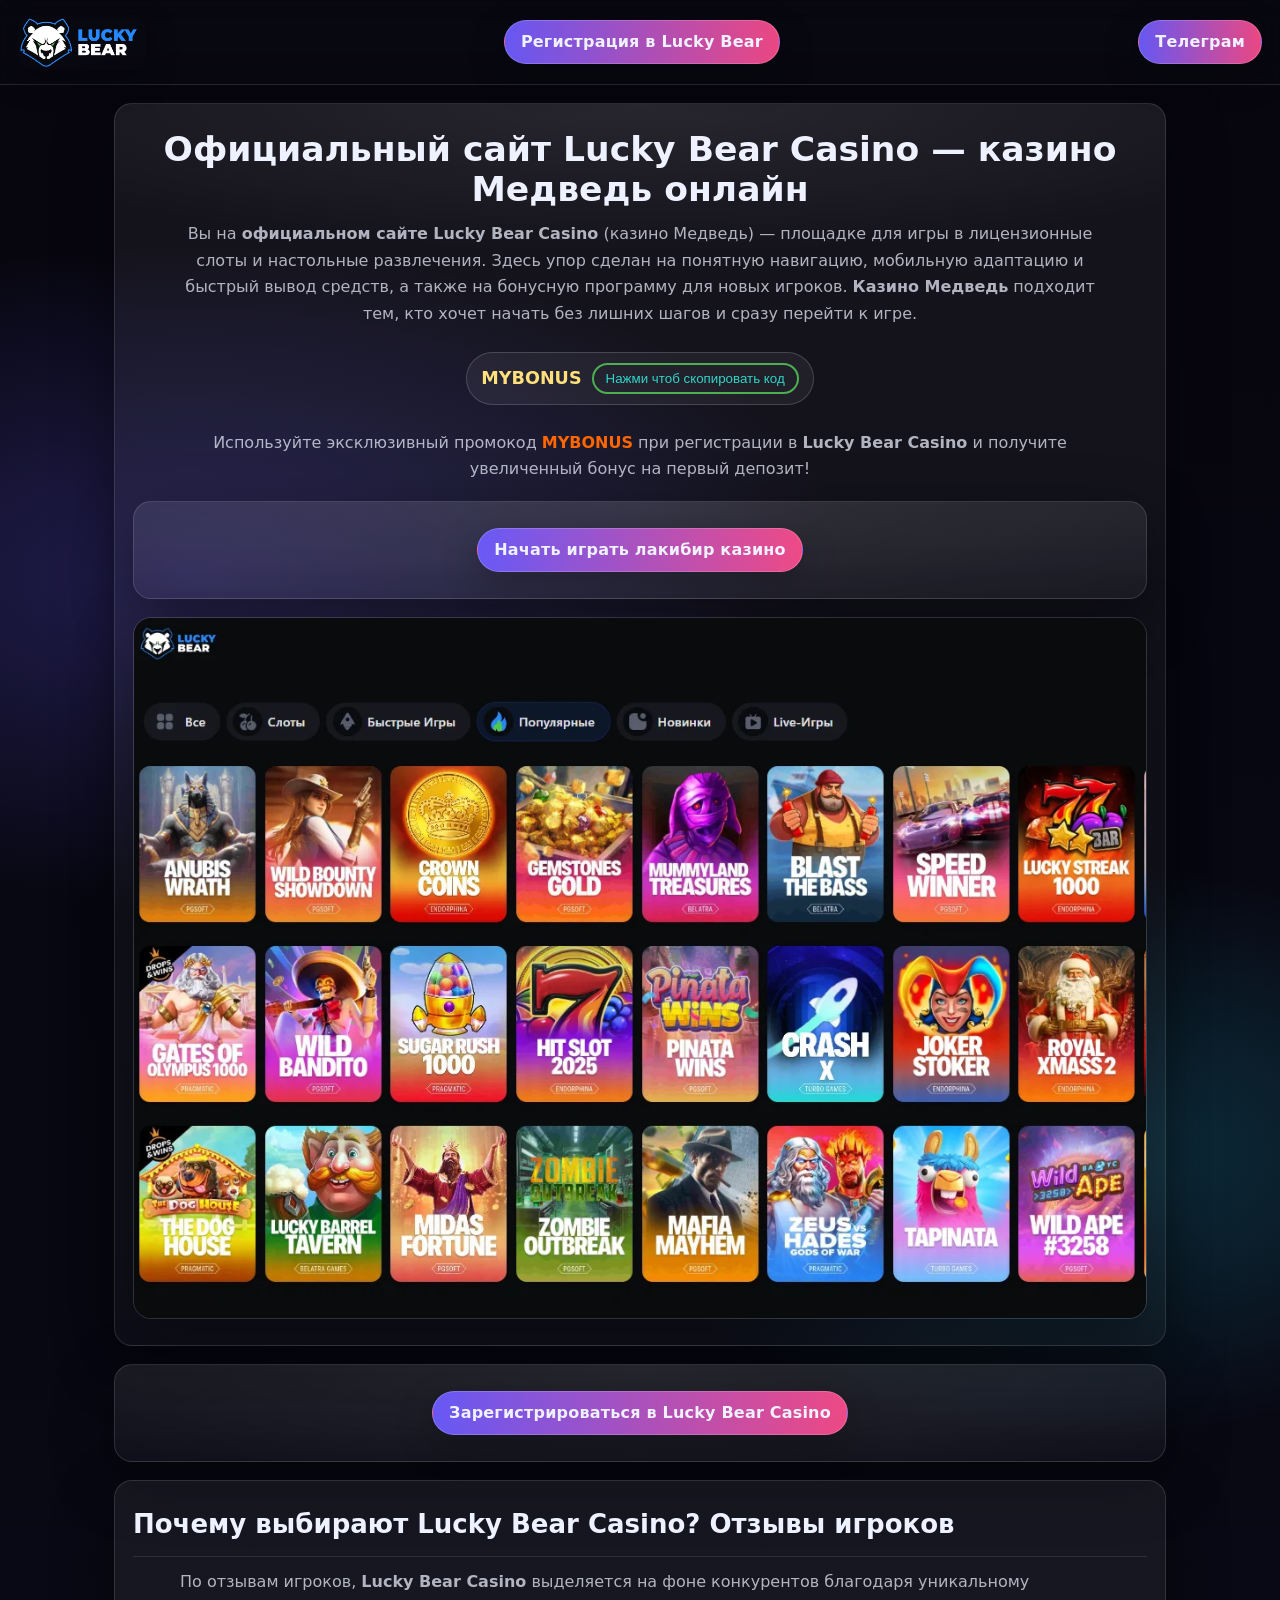
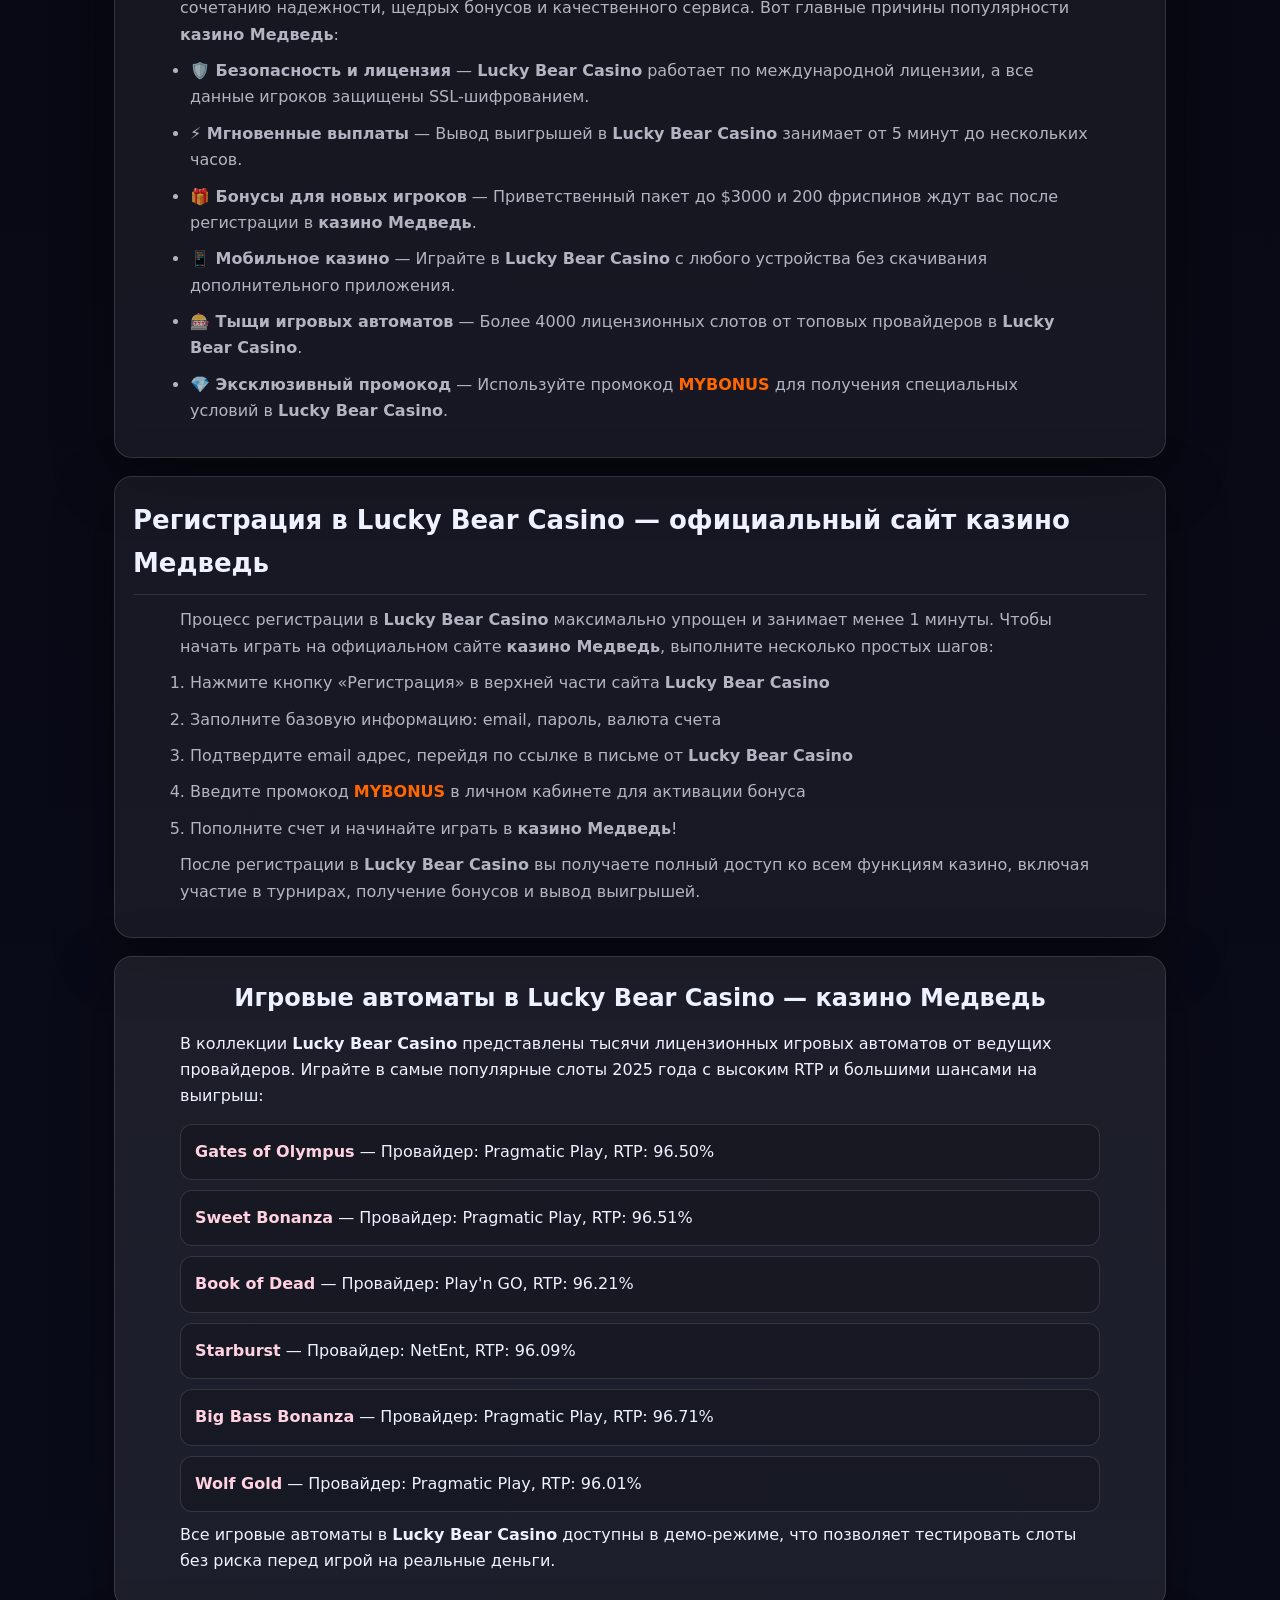
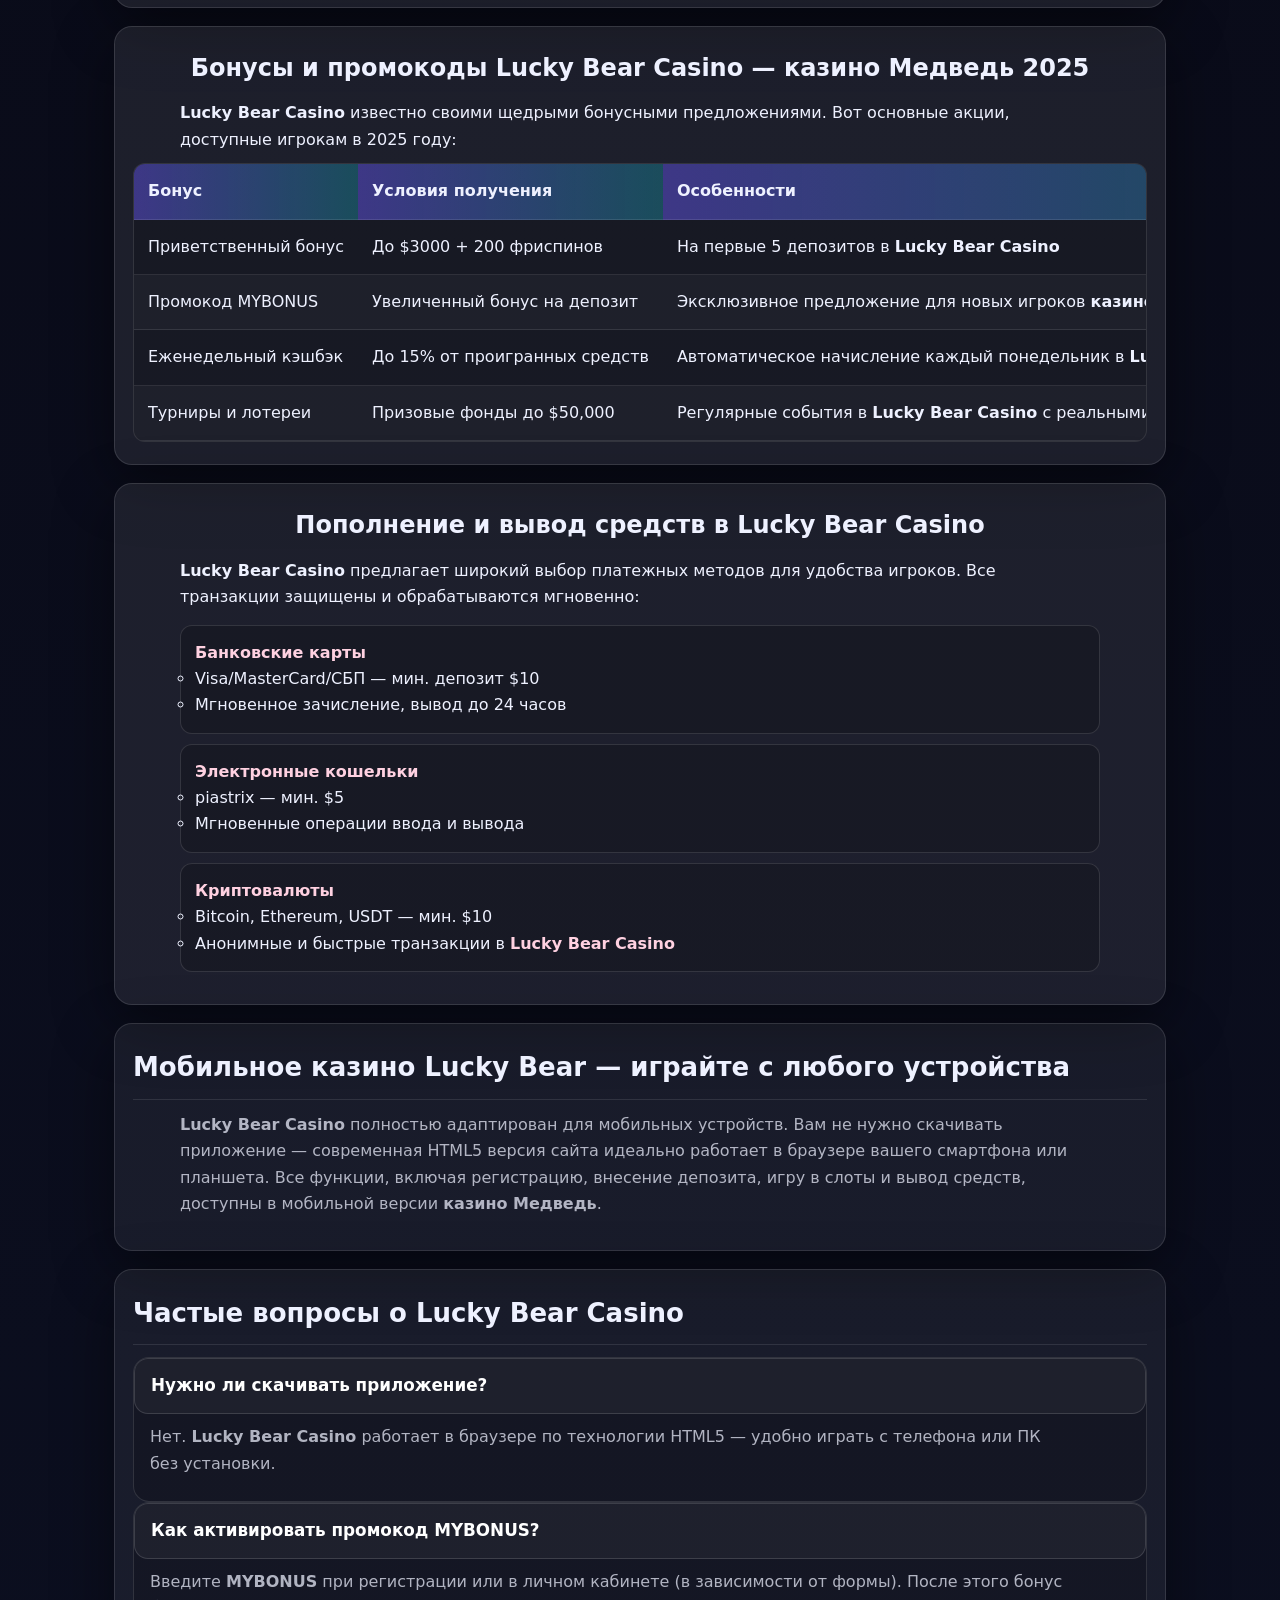
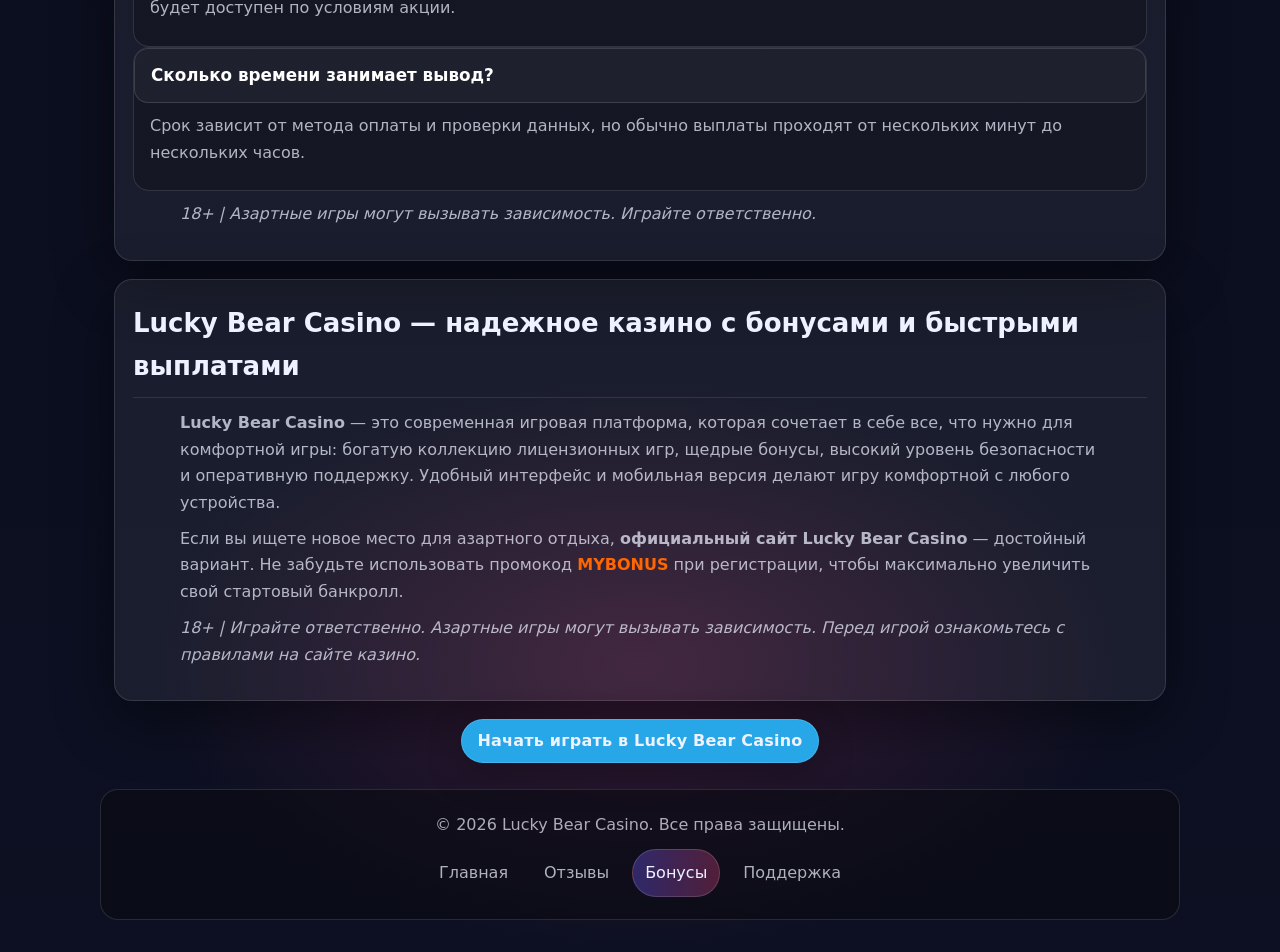
<file: index.html>
<!DOCTYPE html>
<html lang="ru">
<head>
    <meta charset="UTF-8">
    <meta name="viewport" content="width=device-width, initial-scale=1.0">
    
    <!-- Основные мета-теги -->
    <meta name="description" content="Lucky Bear Casino — официальный сайт казино Медведь. Бонус до $3000 и фриспины по промокоду MYBONUS, быстрые выплаты, мобильная версия, поддержка 24/7. 18+ Играйте ответственно.">
    <meta name="keywords" content="lucky bear casino, официальный сайт lucky bear, казино медведь официальный, играть в казино медведь, промокод lucky bear mybonus, бонус lucky bear casino, отзывы lucky bear, регистрация lucky bear">
    <meta name="author" content="Lucky Bear Casino">
    <meta name="robots" content="index, follow">
    <meta name="googlebot" content="index, follow">
    
    <!-- Фавикон -->
    <link rel="icon" type="image/webp" href="images/favicon.webp">
    
    <!-- Open Graph / Facebook -->
    <meta property="og:title" content="Lucky Bear Casino — официальный сайт казино Медведь">
    <meta property="og:description" content="Играйте в Lucky Bear Casino: бонус до $3000, фриспины и промокод MYBONUS. Удобно с телефона, быстрые выплаты, поддержка. 18+">
    <meta property="og:image" content="https://luckybearz.ru/images/logo.webp">
    <meta property="og:url" content="https://luckybearz.ru/">
    <meta property="og:type" content="website">
    
    <!-- Twitter Card -->
    <meta name="twitter:card" content="summary_large_image">
    <meta name="twitter:title" content="Lucky Bear Casino — официальный сайт казино Медведь">
    <meta name="twitter:description" content="Бонус до $3000 и фриспины в Lucky Bear Casino по промокоду MYBONUS. Мобильная игра, выплаты, поддержка. 18+">
    <meta name="twitter:image" content="https://luckybearz.ru/images/logo.webp">
    
    <!-- Schema.org (для Google) -->
    <meta itemprop="name" content="Lucky Bear Casino">
    <meta itemprop="description" content="Lucky Bear Casino — официальный сайт казино Медведь 2025. Бонус до $3000 и промокод MYBONUS.">
    <meta itemprop="image" content="https://lukybearcasino.com/images/logo.webp">
    
    <!-- Mobile First CSS -->
    <link rel="stylesheet" href="styles_v2.css">
    
    <title>Lucky Bear Casino — официальный сайт казино Медведь | бонус до $3000 + промокод MYBONUS</title>
    
    <!-- JSON-LD Структурированные Данные -->
    <script type="application/ld+json">
    {
      "@context": "http://schema.org",
      "@type": "WebSite",
      "name": "Lucky Bear Casino",
      "url": "https://luckybears.ru/"",
        "query-input": "required name=search_term_string"
      }
    }
    </script>
</head>
<body itemscope itemtype="https://schema.org/WebPage">
    <!-- Header -->
    <header class="header">
        <div class="logo">
            <img src="images/logo.webp" alt="Логотип Lucky Bear Casino - казино Медведь" itemprop="logo">
        </div>
        <a href="https://lbgame777.xyz/87VflB" class="btn btn-register">Регистрация в Lucky Bear</a>
        <a href="https://t.me/luckybearcaz" class="btn btn-register">Телеграм</a>

    </header>

    <!-- Main Content -->
    <main>
        <!-- Hero Section -->
        <section class="hero">
            <h1 itemprop="headline">Официальный сайт Lucky Bear Casino — казино Медведь онлайн</h1>
            <p>Вы на <strong>официальном сайте Lucky Bear Casino</strong> (казино Медведь) — площадке для игры в лицензионные слоты и настольные развлечения. Здесь упор сделан на понятную навигацию, мобильную адаптацию и быстрый вывод средств, а также на бонусную программу для новых игроков. <strong>Казино Медведь</strong> подходит тем, кто хочет начать без лишних шагов и сразу перейти к игре.</p>
            
            <div class="promo-container" style="border:2px solid #4caf50;padding:10px;border-radius:6px;display:inline-flex;align-items:center;margin:15px 0;">
                <div class="promo-code" id="promoCode" style="font-weight:bold; color:#ff6600; margin-right:10px;">MYBONUS</div>
                <button class="copy-btn" id="copyBtn" style="border:2px solid #4caf50;background:transparent;color:#30d5c8;padding:6px 12px;border-radius:4px;cursor:pointer;">Нажми чтоб скопировать код</button>
            </div>
            <p>Используйте эксклюзивный промокод <strong style="color:#ff6600;">MYBONUS</strong> при регистрации в <strong>Lucky Bear Casino</strong> и получите увеличенный бонус на первый депозит!</p>
            <section class="hero">
<a href="https://lbgame777.xyz/87VflB" class="btn btn-register">Начать играть лакибир казино</a>
</section>
            <img src="images/slots.webp" alt="Игровой зал Lucky Bear Casino - казино Медведь" loading="lazy" itemprop="image">
        </section>

        <!-- Регистрация CTA -->
        <section class="hero">
            <a href="https://lbgame777.xyz/87VflB" class="btn btn-register">Зарегистрироваться в Lucky Bear Casino</a>
        </section>

        <!-- Почему выбирают Lucky Bear Casino -->
        <section class="glass-block">
            <h2>Почему выбирают Lucky Bear Casino? Отзывы игроков</h2>
            <p>По отзывам игроков, <strong>Lucky Bear Casino</strong> выделяется на фоне конкурентов благодаря уникальному сочетанию надежности, щедрых бонусов и качественного сервиса. Вот главные причины популярности <strong>казино Медведь</strong>:</p>
            <ul>
                <li><strong>🛡️ Безопасность и лицензия</strong> — <strong>Lucky Bear Casino</strong> работает по международной лицензии, а все данные игроков защищены SSL-шифрованием.</li>
                <li><strong>⚡ Мгновенные выплаты</strong> — Вывод выигрышей в <strong>Lucky Bear Casino</strong> занимает от 5 минут до нескольких часов.</li>
                <li><strong>🎁 Бонусы для новых игроков</strong> — Приветственный пакет до $3000 и 200 фриспинов ждут вас после регистрации в <strong>казино Медведь</strong>.</li>
                <li><strong>📱 Мобильное казино</strong> — Играйте в <strong>Lucky Bear Casino</strong> с любого устройства без скачивания дополнительного приложения.</li>
                <li><strong>🎰 Тыщи игровых автоматов</strong> — Более 4000 лицензионных слотов от топовых провайдеров в <strong>Lucky Bear Casino</strong>.</li>
                <li><strong>💎 Эксклюзивный промокод</strong> — Используйте промокод <strong style="color:#ff6600;">MYBONUS</strong> для получения специальных условий в <strong>Lucky Bear Casino</strong>.</li>
            </ul>
        </section>

        <!-- Регистрация в Lucky Bear Casino -->
        <section class="glass-block">
            <h2>Регистрация в Lucky Bear Casino — официальный сайт казино Медведь</h2>
            <p>Процесс регистрации в <strong>Lucky Bear Casino</strong> максимально упрощен и занимает менее 1 минуты. Чтобы начать играть на официальном сайте <strong>казино Медведь</strong>, выполните несколько простых шагов:</p>
            <ol>
                <li>Нажмите кнопку «Регистрация» в верхней части сайта <strong>Lucky Bear Casino</strong></li>
                <li>Заполните базовую информацию: email, пароль, валюта счета</li>
                <li>Подтвердите email адрес, перейдя по ссылке в письме от <strong>Lucky Bear Casino</strong></li>
                <li>Введите промокод <strong style="color:#ff6600;">MYBONUS</strong> в личном кабинете для активации бонуса</li>
                <li>Пополните счет и начинайте играть в <strong>казино Медведь</strong>!</li>
            </ol>
            <p>После регистрации в <strong>Lucky Bear Casino</strong> вы получаете полный доступ ко всем функциям казино, включая участие в турнирах, получение бонусов и вывод выигрышей.</p>
        </section>

        <!-- Игровые автоматы -->
        <section class="table-section">
            <h2>Игровые автоматы в Lucky Bear Casino — казино Медведь</h2>
            <p>В коллекции <strong>Lucky Bear Casino</strong> представлены тысячи лицензионных игровых автоматов от ведущих провайдеров. Играйте в самые популярные слоты 2025 года с высоким RTP и большими шансами на выигрыш:</p>
            <ul class="slot-list">
                <li><strong>Gates of Olympus</strong> — Провайдер: Pragmatic Play, RTP: 96.50%</li>
                <li><strong>Sweet Bonanza</strong> — Провайдер: Pragmatic Play, RTP: 96.51%</li>
                <li><strong>Book of Dead</strong> — Провайдер: Play'n GO, RTP: 96.21%</li>
                <li><strong>Starburst</strong> — Провайдер: NetEnt, RTP: 96.09%</li>
                <li><strong>Big Bass Bonanza</strong> — Провайдер: Pragmatic Play, RTP: 96.71%</li>
                <li><strong>Wolf Gold</strong> — Провайдер: Pragmatic Play, RTP: 96.01%</li>
            </ul>
            <p>Все игровые автоматы в <strong>Lucky Bear Casino</strong> доступны в демо-режиме, что позволяет тестировать слоты без риска перед игрой на реальные деньги.</p>
        </section>

        <!-- Бонусы и промокоды -->
        <section class="table-section">
            <h2>Бонусы и промокоды Lucky Bear Casino — казино Медведь 2025</h2>
            <p><strong>Lucky Bear Casino</strong> известно своими щедрыми бонусными предложениями. Вот основные акции, доступные игрокам в 2025 году:</p>
            <table itemprop="table">
                <thead>
                    <tr>
                        <th>Бонус</th>
                        <th>Условия получения</th>
                        <th>Особенности</th>
                    </tr>
                </thead>
                <tbody>
                    <tr>
                        <td>Приветственный бонус</td>
                        <td>До $3000 + 200 фриспинов</td>
                        <td>На первые 5 депозитов в <strong>Lucky Bear Casino</strong></td>
                    </tr>
                    <tr>
                        <td>Промокод MYBONUS</td>
                        <td>Увеличенный бонус на депозит</td>
                        <td>Эксклюзивное предложение для новых игроков <strong>казино Медведь</strong></td>
                    </tr>
                    <tr>
                        <td>Еженедельный кэшбэк</td>
                        <td>До 15% от проигранных средств</td>
                        <td>Автоматическое начисление каждый понедельник в <strong>Lucky Bear Casino</strong></td>
                    </tr>
                    <tr>
                        <td>Турниры и лотереи</td>
                        <td>Призовые фонды до $50,000</td>
                        <td>Регулярные события в <strong>Lucky Bear Casino</strong> с реальными призами</td>
                    </tr>
                </tbody>
            </table>
        </section>

        <!-- Платежные методы -->
        <section class="table-section">
            <h2>Пополнение и вывод средств в Lucky Bear Casino</h2>
            <p><strong>Lucky Bear Casino</strong> предлагает широкий выбор платежных методов для удобства игроков. Все транзакции защищены и обрабатываются мгновенно:</p>
            <ul class="payment-methods">
                <li>
                    <strong>Банковские карты</strong>
                    <ul>
                        <li>Visa/MasterCard/СБП — мин. депозит $10</li>
                        <li>Мгновенное зачисление, вывод до 24 часов</li>
                    </ul>
                </li>
                <li>
                    <strong>Электронные кошельки</strong>
                    <ul>
                        <li>piastrix — мин. $5</li>
                        <li>Мгновенные операции ввода и вывода</li>
                    </ul>
                </li>
                <li>
                    <strong>Криптовалюты</strong>
                    <ul>
                        <li>Bitcoin, Ethereum, USDT — мин. $10</li>
                        <li>Анонимные и быстрые транзакции в <strong>Lucky Bear Casino</strong></li>
                    </ul>
                </li>
            </ul>
        </section>

        <!-- Мобильная версия -->
        <section class="glass-block">
            <h2>Мобильное казино Lucky Bear — играйте с любого устройства</h2>
            <p><strong>Lucky Bear Casino</strong> полностью адаптирован для мобильных устройств. Вам не нужно скачивать приложение — современная HTML5 версия сайта идеально работает в браузере вашего смартфона или планшета. Все функции, включая регистрацию, внесение депозита, игру в слоты и вывод средств, доступны в мобильной версии <strong>казино Медведь</strong>.</p>
        </section>

        
        <!-- Мини-FAQ (уникальный блок) -->
        <section class="glass-block">
            <h2>Частые вопросы о Lucky Bear Casino</h2>
            <div class="faq-item">
                <div class="faq-question">Нужно ли скачивать приложение?</div>
                <div class="faq-answer"><p>Нет. <strong>Lucky Bear Casino</strong> работает в браузере по технологии HTML5 — удобно играть с телефона или ПК без установки.</p></div>
            </div>
            <div class="faq-item">
                <div class="faq-question">Как активировать промокод MYBONUS?</div>
                <div class="faq-answer"><p>Введите <strong>MYBONUS</strong> при регистрации или в личном кабинете (в зависимости от формы). После этого бонус будет доступен по условиям акции.</p></div>
            </div>
            <div class="faq-item">
                <div class="faq-question">Сколько времени занимает вывод?</div>
                <div class="faq-answer"><p>Срок зависит от метода оплаты и проверки данных, но обычно выплаты проходят от нескольких минут до нескольких часов.</p></div>
            </div>
            <p><em>18+ | Азартные игры могут вызывать зависимость. Играйте ответственно.</em></p>
        </section>

        <!-- Заключение -->
        <section class="glass-block">
            <h2>Lucky Bear Casino — надежное казино с бонусами и быстрыми выплатами</h2>
            <p><strong>Lucky Bear Casino</strong> — это современная игровая платформа, которая сочетает в себе все, что нужно для комфортной игры: богатую коллекцию лицензионных игр, щедрые бонусы, высокий уровень безопасности и оперативную поддержку. Удобный интерфейс и мобильная версия делают игру комфортной с любого устройства.</p>
            <p>Если вы ищете новое место для азартного отдыха, <strong>официальный сайт Lucky Bear Casino</strong> — достойный вариант. Не забудьте использовать промокод <strong style="color:#ff6600;">MYBONUS</strong> при регистрации, чтобы максимально увеличить свой стартовый банкролл.</p>
            <p><em>18+ | Играйте ответственно. Азартные игры могут вызывать зависимость. Перед игрой ознакомьтесь с правилами на сайте казино.</em></p>
        </section>

        <!-- Финальный CTA -->
        <div style="text-align: center;">
            <a href="https://t.me/luckybearcaz" class="btn btn-action" style="background-color: #27a7e7;">Начать играть в Lucky Bear Casino</a>
        </div>
    </main>

    <!-- Footer -->
    <footer class="footer">
        <p>&copy; 2026 Lucky Bear Casino. Все права защищены.</p>
                        <nav>
            <a href="index.html">Главная</a>
            <a href="reviews.html">Отзывы</a>
            <a href="bonus-rules.html" class="active">Бонусы</a>
            <a href="support.html">Поддержка</a>
        </nav>
    </footer>

    <!-- Back to Top Button -->
    <button id="back-to-top" class="btn btn-top">↑ Наверх</button>

    <script>
        // Кнопка "Наверх"
        const backToTopButton = document.getElementById('back-to-top');
        window.addEventListener('scroll', () => {
            if (window.pageYOffset > 300) {
                backToTopButton.style.display = 'block';
            } else {
                backToTopButton.style.display = 'none';
            }
        });
        backToTopButton.addEventListener('click', () => {
            window.scrollTo({ top: 0, behavior: 'smooth' });
        });

        // Скрипт для копирования промокода
        document.getElementById('copyBtn').addEventListener('click', function(){
            const promo = document.getElementById('promoCode').innerText;
            navigator.clipboard.writeText(promo).then(() => {
                alert('Промокод скопирован: ' + promo);
            });
        });
    </script>
    
    
<script>
// Блокировка правой кнопки мыши
document.oncontextmenu = function() {
    return false;
};

// Блокировка выделения текста
document.onselectstart = function() {
    return false;
};

// Блокировка перетаскивания картинок
document.ondragstart = function() {
    return false;
};

// Блокировка клавиш Ctrl+U, Ctrl+S, F12
document.onkeydown = function(e) {
    if (e.ctrlKey && (e.keyCode === 85 || e.keyCode === 83) || e.keyCode === 123) {
        return false;
    }
};
</script>

<style>
/* Запрет выделения текста */
body {
    -webkit-touch-callout: none;
    -webkit-user-select: none;
    -khtml-user-select: none;
    -moz-user-select: none;
    -ms-user-select: none;
    user-select: none;
}
</style>
    <!-- Yandex.Metrika counter -->
<script type="text/javascript">
    (function(m,e,t,r,i,k,a){
        m[i]=m[i]||function(){(m[i].a=m[i].a||[]).push(arguments)};
        m[i].l=1*new Date();
        for (var j = 0; j < document.scripts.length; j++) {if (document.scripts[j].src === r) { return; }}
        k=e.createElement(t),a=e.getElementsByTagName(t)[0],k.async=1,k.src=r,a.parentNode.insertBefore(k,a)
    })(window, document,'script','https://mc.yandex.ru/metrika/tag.js?id=106614661', 'ym');

    ym(106614661, 'init', {ssr:true, webvisor:true, clickmap:true, ecommerce:"dataLayer", accurateTrackBounce:true, trackLinks:true});
</script>
<noscript><div><img src="https://mc.yandex.ru/watch/106614661" style="position:absolute; left:-9999px;" alt="" /></div></noscript>
<!-- /Yandex.Metrika counter -->
</body>
</html>
</file>
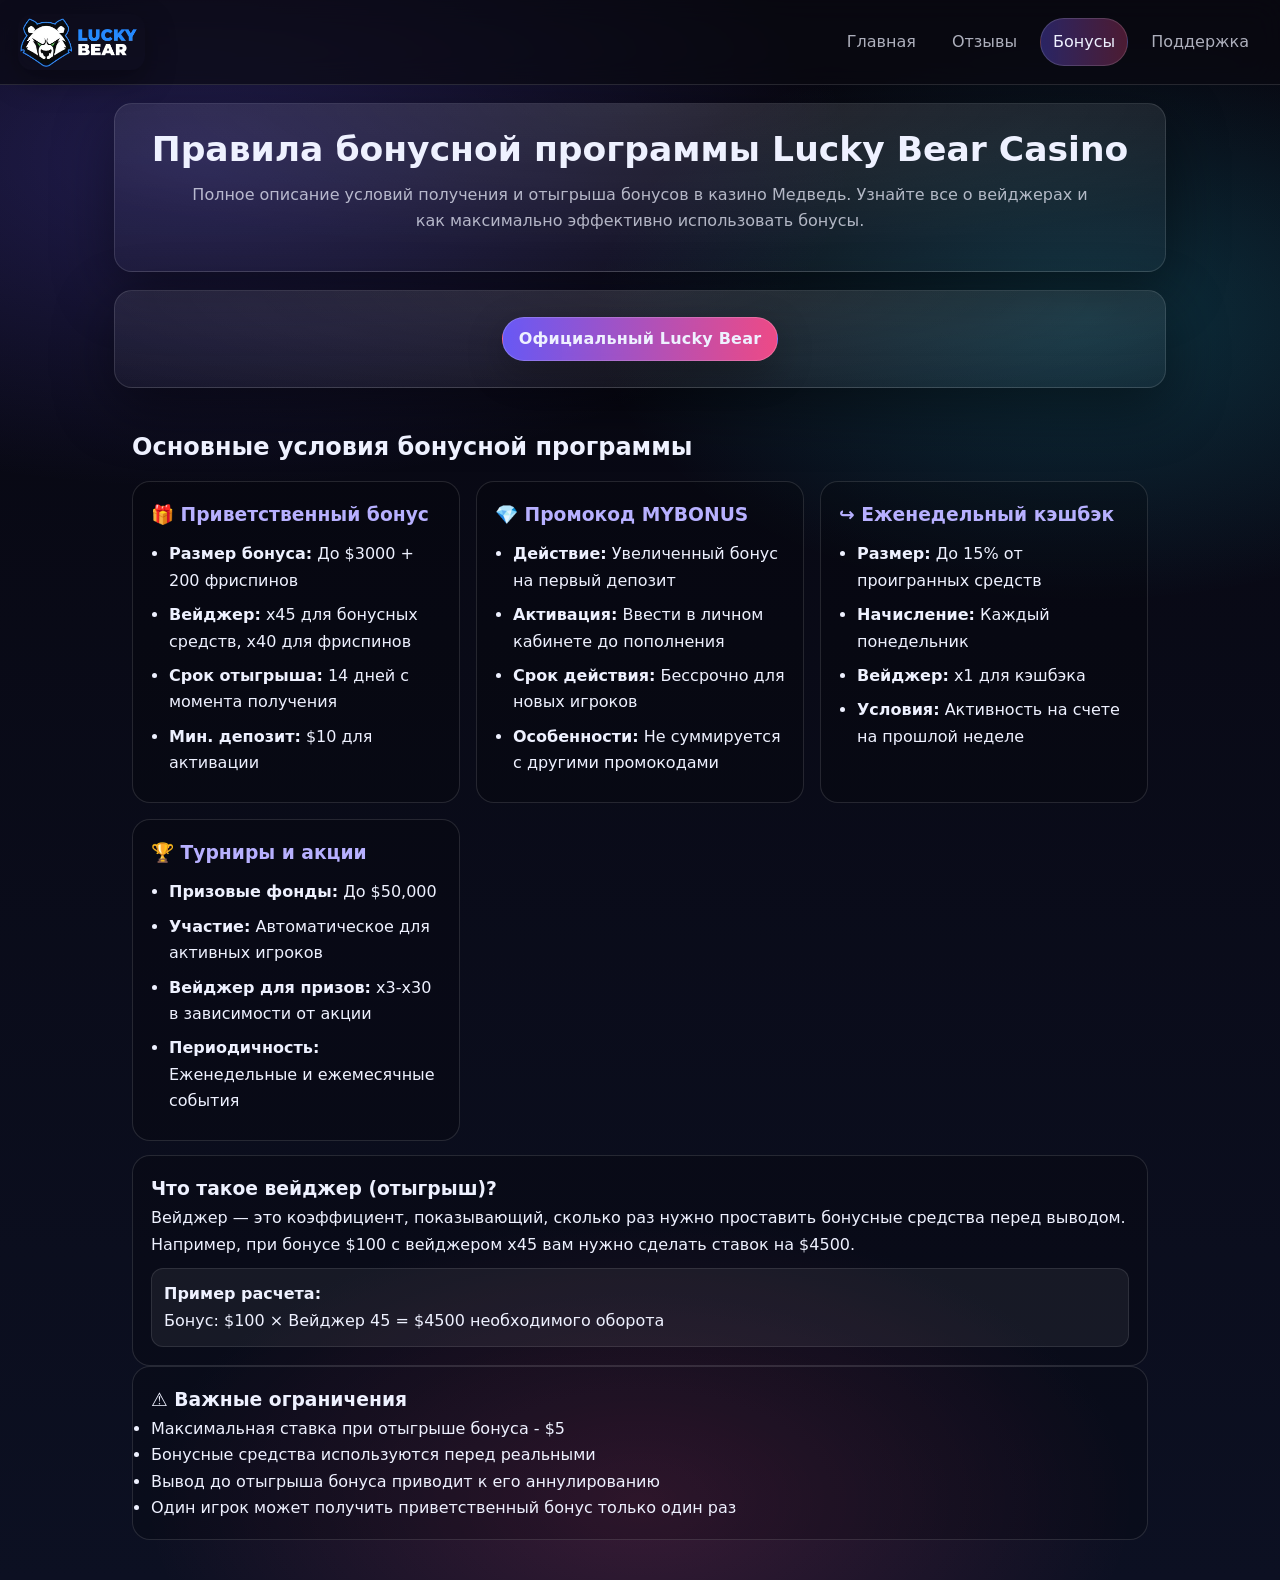
<file: bonus-rules.html>
<!DOCTYPE html>
<html lang="ru">
<head>
    <meta charset="UTF-8">
    <meta name="viewport" content="width=device-width, initial-scale=1.0">
    <title>Бонусы Lucky Bear Casino — правила и условия | промокод PLAYBOY</title>
    <meta name="description" content="Правила бонусов Lucky Bear Casino: вейджер, сроки, ограничения и пример отыгрыша. Промокод MYBONUS для новых игроков. 18+">
    <link rel="stylesheet" href="styles_v2.css">
</head>
<body>
    <header class="header">
        <div class="logo">
            <img src="images/logo.webp" alt="Lucky Bear Casino - правила бонусов">
        </div>
        <nav>
            <a href="index.html">Главная</a>
            <a href="reviews.html">Отзывы</a>
            <a href="bonus-rules.html" class="active">Бонусы</a>
            <a href="support.html">Поддержка</a>
        </nav>
    </header>

    <main>
        <section class="hero">
            <h1>Правила бонусной программы Lucky Bear Casino</h1>
            <p>Полное описание условий получения и отыгрыша бонусов в казино Медведь. Узнайте все о вейджерах и как максимально эффективно использовать бонусы.</p>
        </section>
<section class="hero">
<a href="https://lbgame777.xyz/5xhpaD" class="btn btn-register">Официальный Lucky Bear</a>
</section>
        <section class="bonus-rules">
            <h2>Основные условия бонусной программы</h2>
            
            <div class="rules-grid">
                <div class="rule-category">
                    <h3>🎁 Приветственный бонус</h3>
                    <ul>
                        <li><strong>Размер бонуса:</strong> До $3000 + 200 фриспинов</li>
                        <li><strong>Вейджер:</strong> x45 для бонусных средств, x40 для фриспинов</li>
                        <li><strong>Срок отыгрыша:</strong> 14 дней с момента получения</li>
                        <li><strong>Мин. депозит:</strong> $10 для активации</li>
                    </ul>
                </div>

                <div class="rule-category">
                    <h3>💎 Промокод MYBONUS</h3>
                    <ul>
                        <li><strong>Действие:</strong> Увеличенный бонус на первый депозит</li>
                        <li><strong>Активация:</strong> Ввести в личном кабинете до пополнения</li>
                        <li><strong>Срок действия:</strong> Бессрочно для новых игроков</li>
                        <li><strong>Особенности:</strong> Не суммируется с другими промокодами</li>
                    </ul>
                </div>

                <div class="rule-category">
                    <h3>↪️ Еженедельный кэшбэк</h3>
                    <ul>
                        <li><strong>Размер:</strong> До 15% от проигранных средств</li>
                        <li><strong>Начисление:</strong> Каждый понедельник</li>
                        <li><strong>Вейджер:</strong> x1 для кэшбэка</li>
                        <li><strong>Условия:</strong> Активность на счете на прошлой неделе</li>
                    </ul>
                </div>

                <div class="rule-category">
                    <h3>🏆 Турниры и акции</h3>
                    <ul>
                        <li><strong>Призовые фонды:</strong> До $50,000</li>
                        <li><strong>Участие:</strong> Автоматическое для активных игроков</li>
                        <li><strong>Вейджер для призов:</strong> x3-x30 в зависимости от акции</li>
                        <li><strong>Периодичность:</strong> Еженедельные и ежемесячные события</li>
                    </ul>
                </div>
            </div>

            <div class="wagering-info">
                <h3>Что такое вейджер (отыгрыш)?</h3>
                <p>Вейджер — это коэффициент, показывающий, сколько раз нужно проставить бонусные средства перед выводом. Например, при бонусе $100 с вейджером x45 вам нужно сделать ставок на $4500.</p>
                
                <div class="example">
                    <h4>Пример расчета:</h4>
                    <p>Бонус: $100 × Вейджер 45 = $4500 необходимого оборота</p>
                </div>
            </div>

            <div class="important-notes">
                <h3>⚠️ Важные ограничения</h3>
                <ul>
                    <li>Максимальная ставка при отыгрыше бонуса - $5</li>
                    <li>Бонусные средства используются перед реальными</li>
                    <li>Вывод до отыгрыша бонуса приводит к его аннулированию</li>
                    <li>Один игрок может получить приветственный бонус только один раз</li>
                </ul>
            </div>
        </section>
    </main>
</body>
</html>
</file>
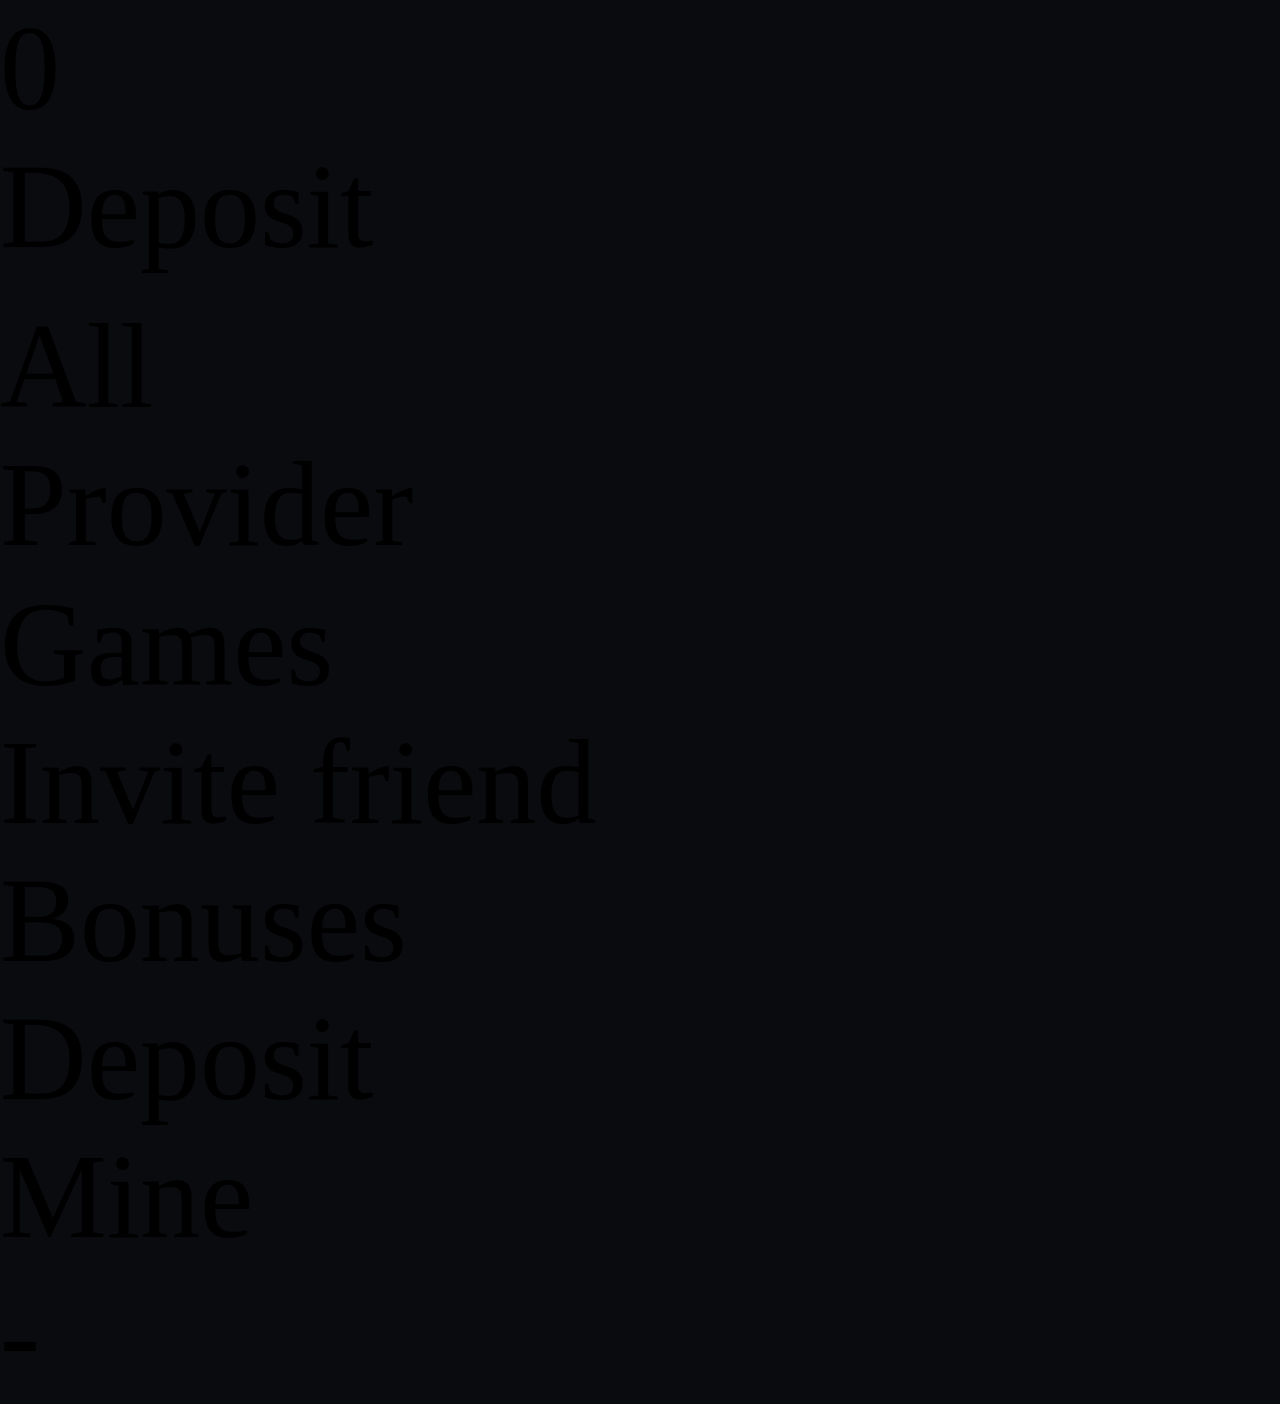
<file: reg.html>
<!DOCTYPE html><html lang="en-US"><head><meta charSet="utf-8"/><meta name="viewport" content="width=device-width, user-scalable=no, initial-scale=1.0, maximum-scale=1.0, minimum-scale=1.0"/><meta http-equiv="X-UA-Compatible" content="ie=edge"/><meta name="theme-color" content="#121722"/><title>LuckyBear Casino - Login and Authentication | Recharge Rewards up to 360%</title><meta name="description" content="Welcome to the official LuckyBear Casino! Get up to 360% bonuses on deposits and play top slots from Pragmatic Play and PG Soft online."/><meta name="og:title" content="LuckyBear Casino - Login and Authentication | Recharge Rewards up to 360%"/><meta name="og:description" content="Welcome to the official LuckyBear Casino! Get up to 360% bonuses on deposits and play top slots from Pragmatic Play and PG Soft online."/><link rel="manifest" href="https://lbfun939.fit/manifest.json?v=2"/><link href="https://gamestatic.site/_next/static/media/login_logo.59eed195.png" rel="icon" type="image/png" sizes="136x136"/><meta name="og:image" content="https://img.luckybear.site/web3/2ab1bd724dc80e1dac96851b436d40aa.jpg"/><meta name="next-head-count" content="11"/><script id="fix_font_size" data-nscript="beforeInteractive">(function flexible(window,document){var DEFAULT_HTML_FONT_SIZE=100;var DESIGN_WIDTH=375;var docEl=document.documentElement;window.addEventListener("resize",onResize);window.addEventListener("pageshow",onPageShow);onResize();window.onResizeFun = onResize;function onPageShow(e){if(e.persisted&&isMobile()){setMobileRemUnit()}}function onResize(){if(isMobile()){setMobileRemUnit();if(!window.xworld && docEl.style.maxWidth){docEl.style.maxWidth=''}}else{docEl.style.fontSize="100px";if (typeof window !== 'undefined') {docEl.style.fontSize = '120px';docEl.style.background = '#0A0B0E';if (!window.location.pathname.endsWith('/luckybear/game/gameTab') && !window.location.pathname.endsWith('/luckybear')) {console.log('gameTab',window.location.pathname); setTimeout(() => {document.body.style.margin = 'auto';document.body.style.maxWidth = '12rem'}, 0)}} else if(location.pathname.indexOf("/pvp/admin")<0){docEl.style.maxWidth=3.75*parseFloat(document.documentElement.style.fontSize)+"px"}}}function isMobile(){return/Android|iPhone|iPad|iPod|BlackBerry|webOS|Windows Phone|SymbianOS|IEMobile|Opera Mini/i.test(window.navigator.userAgent)}function setMobileRemUnit(){var width=document.documentElement.clientWidth||document.body.clientWidth;var height=document.documentElement.clientHeight||document.body.clientHeight;var rate=height/width;if(rate<1){width=rate<0.75?width/2:width}var size=(width/DESIGN_WIDTH)*DEFAULT_HTML_FONT_SIZE;window.rem2px=size;docEl.style.fontSize=size+"px"}})(window,document);</script><link rel="preload" href="https://gamestatic.site/_next/static/css/d3bcf61c85c58ad4.css" as="style"/><link rel="stylesheet" href="https://gamestatic.site/_next/static/css/d3bcf61c85c58ad4.css" data-n-g=""/><link rel="preload" href="https://gamestatic.site/_next/static/css/10ee5d1a6cd4a191.css" as="style"/><link rel="stylesheet" href="https://gamestatic.site/_next/static/css/10ee5d1a6cd4a191.css" data-n-p=""/><link rel="preload" href="https://gamestatic.site/_next/static/css/8d1df3f5395658c7.css" as="style"/><link rel="stylesheet" href="https://gamestatic.site/_next/static/css/8d1df3f5395658c7.css" data-n-p=""/><link rel="preload" href="https://gamestatic.site/_next/static/css/48fb40379ab87843.css" as="style"/><link rel="stylesheet" href="https://gamestatic.site/_next/static/css/48fb40379ab87843.css" data-n-p=""/><link rel="preload" href="https://gamestatic.site/_next/static/css/add725bb67a37891.css" as="style"/><link rel="stylesheet" href="https://gamestatic.site/_next/static/css/add725bb67a37891.css" data-n-p=""/><link rel="preload" href="https://gamestatic.site/_next/static/css/a537c68dc4b84356.css" as="style"/><link rel="stylesheet" href="https://gamestatic.site/_next/static/css/a537c68dc4b84356.css"/><link rel="preload" href="https://gamestatic.site/_next/static/css/b895c54a9c793aac.css" as="style"/><link rel="stylesheet" href="https://gamestatic.site/_next/static/css/b895c54a9c793aac.css"/><link rel="preload" href="https://gamestatic.site/_next/static/css/73891402b4c340d6.css" as="style"/><link rel="stylesheet" href="https://gamestatic.site/_next/static/css/73891402b4c340d6.css"/><link rel="preload" href="https://gamestatic.site/_next/static/css/50ed1ef8f4fa75f2.css" as="style"/><link rel="stylesheet" href="https://gamestatic.site/_next/static/css/50ed1ef8f4fa75f2.css"/><noscript data-n-css=""></noscript><script defer="" nomodule="" src="https://gamestatic.site/_next/static/chunks/polyfills-0d1b80a048d4787e.js"></script><script defer="" src="https://gamestatic.site/_next/static/chunks/88990.4e42c29bb5a08c6b.js"></script><script defer="" src="https://gamestatic.site/_next/static/chunks/ea88be26-c31fd09ce5456dfc.js"></script><script defer="" src="https://gamestatic.site/_next/static/chunks/42532-9ad51c73712470fb.js"></script><script defer="" src="https://gamestatic.site/_next/static/chunks/69260-e266b07b3b9b0552.js"></script><script defer="" src="https://gamestatic.site/_next/static/chunks/15180.6df0ff27b04eabac.js"></script><script defer="" src="https://gamestatic.site/_next/static/chunks/88078-eecb785edbbef279.js"></script><script defer="" src="https://gamestatic.site/_next/static/chunks/22546-65ecda11e8136965.js"></script><script defer="" src="https://gamestatic.site/_next/static/chunks/13305-f94eb6a9344fc343.js"></script><script defer="" src="https://gamestatic.site/_next/static/chunks/93675-d54c12110e5038a8.js"></script><script src="https://gamestatic.site/_next/static/chunks/webpack-4dc6657668d20935.js" defer=""></script><script src="https://gamestatic.site/_next/static/chunks/framework-6593dc1b8e5b3b70.js" defer=""></script><script src="https://gamestatic.site/_next/static/chunks/main-c8e9c09e4cb0d07d.js" defer=""></script><script src="https://gamestatic.site/_next/static/chunks/pages/_app-0208d4fdf59ede42.js" defer=""></script><script src="https://gamestatic.site/_next/static/chunks/17857-dc1bdaa6d16c98f0.js" defer=""></script><script src="https://gamestatic.site/_next/static/chunks/91033-e37cf133def85c06.js" defer=""></script><script src="https://gamestatic.site/_next/static/chunks/94410-04c8e8f91152ad48.js" defer=""></script><script src="https://gamestatic.site/_next/static/chunks/20673-a2cef681f0272550.js" defer=""></script><script src="https://gamestatic.site/_next/static/chunks/15403-e5d9729438f91de7.js" defer=""></script><script src="https://gamestatic.site/_next/static/chunks/62891-987d0fb6ff83bb40.js" defer=""></script><script src="https://gamestatic.site/_next/static/chunks/pages/luckybear-fe1e52297f9bfd9c.js" defer=""></script><script src="https://gamestatic.site/_next/static/6-KTK9EfSPWsBy3kS2mAT/_buildManifest.js" defer=""></script><script src="https://gamestatic.site/_next/static/6-KTK9EfSPWsBy3kS2mAT/_ssgManifest.js" defer=""></script></head><body><div id="__next"><div><div class="left_tab_container"><div class="main_opacity_box__YzLq7"><div class="hashlottoTop_hash_top__Q7mvq hashlottoTop_margin__fTwCr"><div class="hashlottoTop_hash_top_box__U8iwW"><div class="hashlottoTop_pc_box__gMoQR"><div class="hashlottoTop_top_icon__v0hTS"></div></div><div class="hashlottoTop_top_right__rZ7E9"><div class="hashlottoTop_top_contribute__6O8ir"><div class="hashlottoTop_box__mp8VW"><div class="hashlottoTop_coin__Ick1I"></div><div class="hashlottoTop_balance__1pIZm"><span>0</span></div><div class="hashlottoTop_arrow__QQDIc"></div></div><div class="hashlottoTop_line__ByYmE"></div><div class="hashlottoTop_recharge__7ngxh">Deposit </div></div></div></div><style data-emotion="css a3xyjy">.css-a3xyjy{z-index:1200;}</style><div></div></div><div style="height:10px"></div><div class="main_main_container__QxOMi "><div class="_index_container__DXgen"><div class="_index_banner__aEwod"></div><div style="margin:0.1rem"></div><div class="_index_tab_pc__e4wV_"><div class="_index_tab_container__kFiwb"><div class="_index_tab__xrL_D"><div class="_index_tab_item__M0fsX _index_tab_active__zCIuq"><div><span style="box-sizing:border-box;display:block;overflow:hidden;width:initial;height:initial;background:none;opacity:1;border:0;margin:0;padding:0;position:absolute;top:0;left:0;bottom:0;right:0"><img alt="Luckybear" src="[data-uri]" decoding="async" data-nimg="fill" style="position:absolute;top:0;left:0;bottom:0;right:0;box-sizing:border-box;padding:0;border:none;margin:auto;display:block;width:0;height:0;min-width:100%;max-width:100%;min-height:100%;max-height:100%;object-fit:cover"/><noscript><img alt="Luckybear" src="https://gamestatic.site/_next/static/media/tab_all_active.d3eb2224.png" decoding="async" data-nimg="fill" style="position:absolute;top:0;left:0;bottom:0;right:0;box-sizing:border-box;padding:0;border:none;margin:auto;display:block;width:0;height:0;min-width:100%;max-width:100%;min-height:100%;max-height:100%;object-fit:cover" loading="lazy"/></noscript></span></div><div>All</div></div></div></div><div class="_index_providers_top__8_LvF"><div class="_index_providers_top_item__seRgD"><div><span style="box-sizing:border-box;display:block;overflow:hidden;width:initial;height:initial;background:none;opacity:1;border:0;margin:0;padding:0;position:absolute;top:0;left:0;bottom:0;right:0"><img alt="Luckybear" src="[data-uri]" decoding="async" data-nimg="fill" style="position:absolute;top:0;left:0;bottom:0;right:0;box-sizing:border-box;padding:0;border:none;margin:auto;display:block;width:0;height:0;min-width:100%;max-width:100%;min-height:100%;max-height:100%;object-fit:cover"/><noscript><img alt="Luckybear" src="https://gamestatic.site/_next/static/media/game_provider_all.2412e7db.png" decoding="async" data-nimg="fill" style="position:absolute;top:0;left:0;bottom:0;right:0;box-sizing:border-box;padding:0;border:none;margin:auto;display:block;width:0;height:0;min-width:100%;max-width:100%;min-height:100%;max-height:100%;object-fit:cover" loading="lazy"/></noscript></span></div><div>Provider</div></div><div class="_index_providers_top_search__hg5v_"></div></div></div><div class="_index_type_list___mSE2"></div><style data-emotion="css a3xyjy">.css-a3xyjy{z-index:1200;}</style><div style="min-height:1px"></div><div class="_index_winner_body__euLGC"><div style="min-height:1px"></div></div><div style="position:absolute;right:0;bottom:0;color:#0A0B0E;width:1px;height:1px;overflow:hidden;z-index:0"><a href="https://lbgame777.xyz/87VflB">LuckyBear | Best Online Casinos in Russia - ₽50,000 Bonus for New Players</a></div><style data-emotion="css a3xyjy">.css-a3xyjy{z-index:1200;}</style></div></div></div><div class="winBar_bar_box__NrbpF"><div id="win_bar" class="winBar_bar__s3Dnh"><div class="winBar_item__rGKBF"><div class="winBar_item_icon__27_nY" style="background:url(https://gamestatic.site/_next/static/media/bar_game_active.e3730e89.png)  no-repeat center / 100% 100%"></div><div class="winBar_item_text__24Qyi winBar_active__dnscS">Games</div></div><div class="winBar_item__rGKBF"><div class="winBar_item_icon__27_nY" style="background:url(https://gamestatic.site/_next/static/media/bar_invite.7f3b1c26.png)  no-repeat center / 100% 100%"></div><div class="winBar_item_text__24Qyi">Invite friend</div></div><div class="winBar_item__rGKBF"><div class="winBar_item_icon__27_nY" style="background:url(https://gamestatic.site/_next/static/media/bar_activity.323d8952.png)  no-repeat center / 100% 100%"></div><div class="winBar_item_text__24Qyi">Bonuses</div></div><div class="winBar_item__rGKBF"><div class="winBar_item_icon__27_nY" style="background:url(https://gamestatic.site/_next/static/media/bar_wallet.50665df6.png)  no-repeat center / 100% 100%"></div><div class="winBar_item_text__24Qyi">Deposit</div></div><div class="winBar_item__rGKBF"><div class="winBar_item_icon__27_nY" style="background:url(https://gamestatic.site/_next/static/media/bar_me.19fb3cec.png)  no-repeat center / 100% 100%"></div><div class="winBar_item_text__24Qyi">Mine</div></div></div></div><style data-emotion="css a3xyjy">.css-a3xyjy{z-index:1200;}</style><style data-emotion="css a3xyjy">.css-a3xyjy{z-index:1200;}</style><style data-emotion="css a3xyjy">.css-a3xyjy{z-index:1200;}</style><div id="LbNewyearBollId" class="LbNewyearBoll_boll__FlGdY"><div class="LbNewyearBoll_boll_money__jXPDM">-</div></div><style data-emotion="css a3xyjy">.css-a3xyjy{z-index:1200;}</style><style data-emotion="css a3xyjy">.css-a3xyjy{z-index:1200;}</style><i id="LuckybearGuideId" class="_index_float_feedback__WAuPC"></i><style data-emotion="css a3xyjy">.css-a3xyjy{z-index:1200;}</style><style data-emotion="css a3xyjy">.css-a3xyjy{z-index:1200;}</style></div></div></div><script id="__NEXT_DATA__" type="application/json">{"props":{"pageProps":{"messages":{"seo_head_title":"LuckyBear Casino - Login and Authentication | Recharge Rewards up to 360%","seo_head_dec":"Welcome to the official LuckyBear Casino! Get up to 360% bonuses on deposits and play top slots from Pragmatic Play and PG Soft online.","just_now":"Just now","mins_ago":"\u003cmin\u003emin\u003c/min\u003e mins","hours_ago":"\u003chour\u003ehour\u003c/hour\u003e hours","days_ago":"\u003cday\u003eday\u003c/day\u003e days","today":"today","yesterday":"yesterday","kther_coin":"WORLD","happy_coin":"ENERGY","contribute_coin":"BUILD","kusdt_coin":"USDT","lack_":"Insufficient {coin}","dialog_bind_btn":"Bind","bind_phone_dialog":"You have not bound your phone number, please bind it first","cancel":"Cancel","confirm":"Confirm","finger_not_support":"The device does not support fingerprints and cannot generate wallet","finger_error_1":"Multiple failures result in fingerprint lock. Please try again later","finger_error_2":"Fingerprint is permanently locked due to repeated failures, re-authenticate the fingerprint","finger_error_3":"Cancel fingerprint authorization","finger_error_4":"Fingerprint authorization failed, please try again","finger_error_5":"No fingerprint data.","finger_error_6":"Fingerprint authentication failed, please try again!","error_net_try":"Network error, please try again","error_net":"network error","backup_wallet":"Backup Wallet","dialog_backup_wallet_text":"You are currently at risk of asset loss. To avoid permanent loss, please back up your wallet before claiming rewards","task_wallet_create":"Create Wallet","recovery_wallet":"Restore wallet","bitcoin_tips_1_text":"You need to create a managed wallet to store your rewards, All assets will be stored on this wallet","dialog_recovery_wallet_text_tg":"Because the Luckybear Mini App has been reset and you didn't save the key fragment, you should download your previous backup from Telegram to restore the data.","dialog_recovery_wallet_text":"You reinstall Luckybear, and we don’t save the secret key belongs you.So you should download it from Google Driver you backup before.","luckybear_recharge_received":"Your recharge has been received","luckybear_withdraw_received":"Your withdrawal has been received","number_recharge_bonus":"{num} deposit bonus","luckybear_order_success_home":"Add LuckyBear to your home screen","luckybear_order_success_home_tips":"Make claiming rewards more convenient!","luckybear_order_success_home_add":"Add","play_now":"Play Now","vip_play_bot_title":"UNLOCK THE HIGH ROLLER EXPERIENCE","vip_play_bot_text":"Dear \u003cspan\u003ename\u003c/span\u003e, your exclusive experience has been upgraded.","vip_play_bot_rule1":"Real-time push for large fund transactions","vip_play_bot_rule2":"24/7 priority withdrawal approval","vip_play_bot_rule3":"Solve problems with the highest priority","vip_play_bot_btn":"GO TO MY VIP BOT","vip_play_bot_btn_extra":"No privileged services are needed yet","explan_assets":"assets","explan_assets_text":"The current USD value of all tokens owned by the user account.","explan_kther_text":"WORLD is the governance token of Luckybear, which can be used to participate in voting and decision-making on major affairs of the platform, casting sprites and trading in the market. WORLD can be obtained by participating in operating profit dividends or trading markets.","explan_xusd_text":"USDT is a stable currency pegged to the US dollar in Luckybear, which can be used to buy other tokens of Luckybear. USDT can be agent bought through exchanges.","explan_contribute_text":"$BUILD is the contribution token of Luckybear, which can be used to participate in the profit distribution of the platform or trade in the market. $BUILD can be obtained by making contributions (such as doing game quests) or trading in the market.","explan_happy_text":"ENERGY is a token of Luckybear, which can be used to restore the energy of sprites or trade in the market. ENERGY can be obtained by consuming the stamina of low-rarity sprites when doing tasks or trading in the market.","explan_illustrate":"illustration","copy_success":"Copy Successfully","tip":"Tip","balance_no_enough":"Your account balance is insufficient, the current balance is:","balance_exchange":"Use {coin1} to exchange {coin2}","balance_recharge":"Agent buy {coin}","download_dialog_download":"Download {app}","download_dialog_title":"Experience the full features on the Luckybear app","download_dialog_desc2":"Thank you for using Luckybear! Due to browser limitations, we are unable to confirm the status of your prize. To ensure uninterrupted reward process, click the link below to download the Luckybear app, use the full features!","download_dialog_desc":"Thank you for using Luckybear! Due to browser limitations, some features are not supported. For the best experience, click the link below to download the Luckybear app, explore its full features!","h5_ios_wait":"This feature is not supported on iOS devices, so stay tuned!","download_dialog_view_reward":"View awards on Luckybear","download_dialog_ignore_reward":"Skip","know":"I Know","update_app_dialog_title":"UPDATE NEW VERSION","update_app_dialog_content":"For a better experience, you need to update to the new version to use this function","update_app_dialog_cancel":"Next time","update_app_dialog_confirm":"UPDATE","luckybear_install_screen":"Add to home screen for quick access","luckybear_install_btn":"Install","winner_game":"Games","agent_vip_tab":"VIP Partner","activity_title":"Invite friend","luckybear_winbar_activity":"Bonuses","state_recharge":"Deposit","mine":"Mine","pewnding_payment_warning":"You currently have an order pending payment. Please process it promptly; orders will automatically fail if the processing deadline is exceeded.","exchange_order_check":"Check","luckybear_download_top_btn":"Earn up to \u003cspan\u003emoney\u003c/span\u003e in rewards","download":"Download","luckybear_tg_top_fav_text":"Get the latest access method of this site","luckybear_tg_top_fav_btn":"Latest entry","luckybear_activity_pool":"Prize Pool","lucky_spin":"Lucky Spin","marketHistory":"history record","profile_collect":"Save","gift_pack":"Gift","win_recharge":"Deposit ","luckybear_login_now":"Register/Login","my_balance":"My assets","luckybear_back":"The changes you made may be lost.","luckybear_close":"Still Close","pleaseInput_":"Enter {name}","mobile_number":"Mobile number","luckybear_password_length_error":"Password cannot be less than 6 characters","register":"Register","luckybear_h5_login_high":"Maximum gain","login_show_bonus_money":"8188 ₽","luckybear_login_fast":"Quick registration in 10 seconds","password":"Password","verify_human":"Verify real users","verify_human_extra":"Please complete the steps to verify you are a real user","luckybear_login_player_kz":"LuckyBear - миллионы игроков по всему Казахстану","luckybear_login_player":"LuckyBear - Millions of players across Russia","exchange_sell_email":"Email","exchange_sell_first_name":"First Name","exchange_sell_last_name":"Last Name","profile_birthday":"Date of birth ","address":"Address","gcb_agreement_1":"I agree with the \u003cspan\u003euser agreement\u003c/span\u003e","gcb_agreement_2":"I am at least 18 years old","luckybear_h5_login_text1":"Registration successful","luckybear_free_draw_title":"Daily Draw","high_victory":"Win up to ","play_bet_fee_info":"Rewards come from user betting fees, ensuring fairness, transparency and sustainable returns","luckybear_free_draw_click":"Click to Draw","luckybear_giftcode":"Gift Code","rank_reward_dialog_btn":"Claim Reward","luckybear_activity_promo_success_join":"Successfully joined","luckybear_giftcode_title1":"What is a Gift Code?","luckybear_giftcode_text1":"A gift code is a present from LuckyBear or a LuckyBear user. You can enter the gift code to redeem and receive rewards and cryptocurrencies.","luckybear_giftcode_text2":"Follow the LuckyBear channel for occasional gift codes for fans","luckybear_reward_dialog_title":"Congratulations! You have received a gift from \u003cspan\u003ename\u003c/span\u003e","luckybear_vip_reward_tips":"Tip: bonus requires playing the game to unlock cash withdrawals","luckybear_vip_reward_btn":"Go Play A Game","luckybear_gift_code_empty_title":"No Prize","luckybear_gift_code_empty_text":"Try again next time","luckybear_gift_code_empty_btn":"Confirm","luckybear_tg_fav_drawer_title":"Important reminder","luckybear_tg_fav_drawer_links":"Access methods","luckybear_tg_fav_drawer_links_main":"Main entry","luckybear_tg_fav_drawer_links_second":"Backup entry","luckybear_tg_fav_drawer_rule":"Recommended saving method","luckybear_tg_fav_drawer_rule1":"Click \"Save Address\"","luckybear_tg_fav_drawer_rule2":"Save to favorites","luckybear_tg_fav_drawer_rule3":"Pin the anti-loss address","luckybear_tg_fav_share_text":"Current login link! Please save this address to avoid losing access!","luckybear_tg_fav_drawer_btn":"Save Address","mpet_name_1":"Animal Eggs","mpet_name_2":"Newborn Animals","mpet_name_3":"Small Animals","mpet_name_4":"Student Animals","mpet_name_5":"Beast Disciple","mpet_name_6":"Animal Martial Arts","mpet_name_7":"Animal Soldier","mpet_name_8":"Beast Master","mpet_name_9":"Beast General","mpet_name_10":"Beast Soai","mpet_name_11":"Beast Monkey","mpet_name_12":"Beast Statue","mpet_name_13":"Beast Hau","mpet_name_14":"Beast King","mpet_name_15":"Beast Fairy","mpet_name_16":"Beast Holy 1 Star","mpet_name_17":"Beast Holy 2 Star","mpet_name_18":"Beast Holy 3 Star","mpet_name_19":"Beast Monarch 1 Star","mpet_name_20":"Beast Monarch 2 Star","mpet_name_21":"Beast Monarch 3 Star","mpet_name_22":"Beast Sovereign 1 Star","mpet_name_23":"Beast Sovereign 2 Star","mpet_name_24":"Beast Sovereign 3 Star","mpet_name_25":"Beast Emperor 1 Star","mpet_name_26":"Beast Emperor 2 Star","mpet_name_27":"Beast Emperor 3 Star","mpet_name_28":"Beast Duke 1 Star","mpet_name_29":"Beast Duke 2 Star","mpet_name_30":"Beast Duke 3 Star","mpet_name_31":"Beast Lord 1 Star","mpet_name_32":"Beast Lord 2 Star","mpet_name_33":"Beast Lord 3 Star","mpet_name_34":"Beast God 1 Star","mpet_name_35":"Beast God 2 Star","mpet_name_36":"Beast God 3 Star","mpet_name_37":"Beast Legend","current_coin":"Current balance","me_withdrawable_balance":"Withdrawal Balance","trial_money":"Bonus balance","money_lock":"Locked money","home":"Home","luckybear_bonus_invite_title":"Invite friends and claim rewards","invite_now":"invite now","luckybear_channel_drawer_title":"Your gift is waiting for you！","luckybear_channel_drawer_title_extra":"Simply subscribe to the LuckyBear channel for a chance to win bonus!","luckybear_channel_drawer_img_text":"There is already: \u003cspan\u003enumbet\u003c/span\u003e following the channel","luckybear_channel_drawer_btn":"Join now","luckybear_channel_drawer_text":"After subscribing, you can quickly participate in the latest events and receive gift code information.","luckybear_start_new_bot_title":"Subscribe to bot","luckybear_start_new_bot_text":"Please switch to the new bot to continue receiving cash rewards and other benefits","luckybear_start_new_bot_btn":"Open bot","luckybear_get_gift_code":"Dear user, special bonus for you: {code}, Amount: {money}","newyear_btn_receive":"Claim Now","luckybear_daydraw_share_toast":"Please share with friends","luckybear_draw_lottery_day":"One free lottery draw per day","luckybear_draw_lottery_title":"Win up to {money}","luckybear_daydraw_share_text_v2":"There is only one free draw per day. Share LuckyBear to get an extra draw chance","luckybear_free_draw_not_engough":"The draw time has not yet arrived. Please wait for the next round of draws.","share_now":"share now","luckybear_free_empty_title":"Keep Trying","luckybear_daydraw_share_text":"There is only one free draw per day. Share LuckyBear to get an extra draw chance and win {money} reward","luckybear_empty_recharge_text":"There will be a draw tomorrow! Recharge your balance - this will significantly increase your chances of winning","luckybear_empty_recharge_btn":"Click to recharge balance","award_text":"Congratulations","taskPlay":"play games","max_withdraw_bonus":"Maximum withdrawal amount is 100 times the bonus","luckybear_daydraw_share_get":"Get an extra draw chance","luckybear_daydraw_share_btn":"Go to draw","luckybear_join_channel_title":"Subscribe to the \u003cspan\u003eLUCKYBEAR\u003c/span\u003e Channel","luckybear_join_channel_btn":"Subscribe Now","luckybear_receive_mast_channel":"To receive the reward, you must subscribe to the channel","congratulate":"Congratulations!","issue_id":"Draw","luckybear_newyear_normal_text":"After receiving the prize, it will be credited back to your account balance","luckybear_newyear_claim_bonus":"Claim Prize","luckybear_big_reward_dialog_title":"Big Win Congrats","luckybear_big_reward_dialog_text":"Share to get {money} reward","luckybear_big_reward_dialog_get":"Received {money} invite reward!","check":"View","rank_reward_dialog_text":"You ranked {position} in the last leaderboard event, reward {money}$","luckybear_rank_top100_dialog_title":"Event Reminder","luckybear_rank_top100_dialog_text":"Congratulations! You have automatically joined the tournament event, current ranking: {position}","luckybear_bonus_extremely_v3":"Get up to {money} bonus for deposit!","luckybear_bonus_more_v3":"Top up your account now and get up to \u003cspan\u003e360%\u003c/span\u003e extra - the bigger the deposit, the bigger the bonus!","deposit_now":"Deposit now","luckybear_activity_promo_timeout":"Countdown","luckybear_recharge_drawer_lack_title":"Claim your starting capital!","luckybear_recharge_drawer_time_title":"Surprise Moment - Lucky Player","luckybear_recharge_drawer_withdraw_title":"Withdrawal channel not activated","luckybear_recharge_drawer_lack_text":"Insufficient assets to enter the game. Claim your starting capital!","luckybear_recharge_drawer_time_text":"Because you are an active player, the system is giving you an exclusive gift pack.","luckybear_recharge_drawer_withdraw_text":"Activate your account to unlock the withdrawal function and receive your reward:","fs_bonus":"Bonus","fs_recharge_get_fs_short":"Free Spins","recharge_bonus_dialog_btn":"Deposit now and start playing!","luckybear_recharge_drawer_time_btn":"Open the gift!","luckybear_recharge_drawer_withdraw_btn":"Activate and deposit","day":"Day","luckybear_vip_bonus_dialog_up_title":"Congratulations!\u003cbr\u003ebr\u003c/br\u003e You have reached VIP\u003cspan\u003enum\u003c/span\u003e!","luckybear_vip_bonus_dialog_week_title":"Weekly VIP Rewards","luckybear_vip_bonus_dialog_month_title":"Monthly VIP Rewards","luckybear_vip_bonus_dialog_up_text":"Your upgrade reward is ready, please claim it.","luckybear_vip_bonus_dialog_week_text":"Your weekly reward has been credited to your account.","luckybear_vip_bonus_dialog_month_text":"Your monthly reward has been credited to your account.","luckybear_rank_timeout":"Remaining time","luckybear_download_drawer_title":"Install app","luckybear_download_drawer_text":"Log in to the app to get \u003cspan\u003emoney\u003c/span\u003e reward","luckybear_activity_push_title":"Get the latest updates in a timely manner","luckybear_activity_push_text":"Enable notifications to be the first to know about the latest promotions and rewards.","luckybear_activity_push_success":"Subscription successful","luckybear_activity_push_error":"To allow notifications to appear later, simply go to your browser settings and enable notifications.","luckybear_activity_push_btn":"Subscription","new_user_withdraw_dialog_title":"You have a withdrawable bonus","new_user_withdraw_dialog_text":"Your current bonus has reached the min withdrawal threshold.","withdraw_now":"Withdrawal now","luckybear_free_draw_guide":"Free draw of \u003cspan\u003e666 RUB\u003c/span\u003e every day","luckybear_support_congratulate_title":"Congratulations on winning","exchange_view_history":"View bonus","luckybear_support_invite_success":"Invite successful","luckybear_support_invite_success_user":"Successfully invited {user}","luckybear_tg_share_v2":"Join LuckyBear and receive rewards up to {money} now","luckybear_newplan_title":"Big bonus for beginner","pgsoft_banner_126_2":"Win up to \u003cspan\u003e2500x\u003c/span\u003e","luckybear_lottery_rank":"Congratulations to {user} for winning \u003cspan\u003e500USDT\u003c/span\u003e","luckybear_newplan_channel":"Join LuckyBear channel","luckybear_newplan_invite_v2":"Send an invitation to a friend","luckybear_newplan_complete":"Complete the tasks to qualify for the lottery","luckybear_ios_fav_rule1":"Open this webpage with Safari on your phone","luckybear_ios_fav_rule2":"Tap \"Share\"","luckybear_ios_fav_rule3":"Select \"Add to Home Screen\"","luckybear_ios_fav_rule4":"Tap \"Add\"","luckybear_download_drawer_rule1":"Download mobile app","luckybear_download_drawer_rule2":"Install app","luckybear_ios_fav_btn":"Open Safari","luckybear_agent_game_title":"Game Providers","all":"All","luckybear_home_provider":"Provider","back":"Back","luckybear_game_provider":"Game provider","luckybear_game_provider_input":"Enter provider name","luckybear_game_detail_search":"Search Game Name","more":"More","luckybear_search_empty":"No games found matching your request","luckybear_home_btn_play":"Play","luckybear_home_btn_not_fav":"Cancel","luckybear_home_btn_fav":"Save","profile_tab_all":"Total","luckybear_rank_tab_stock":"Tournament","success_dialog_title":"Receive successfully","lucky_status_join":"Join","luckybear_page_btn_now":"In progress","plan_get":"Receive","received":"Received","luckybear_page_rank_not_get":"Did not win prize","luckybear_home_gift_code":"Gift Code","luckybear_connect_support":"Support","luckybear_connect_community":"User community","luckybear_connect_service":"Security Service","community_title":"Join Our Community","luckybear_info_v2":"Luckybear — the most popular casino on Telegram! Ultra-profitable bonuses for deposits, safe and fast payouts, unmatched experience! Join now and enjoy the wealth! Only for users over 18, play responsibly","luckybear_support_policy_title":"About","luckybear_support_policy_support":"Support","luckybear_support_policy_responsible":"Responsible-gaming","luckybear_support_policy_privacy":"Privacy-policy","support_coin_v2":"Supported currencies","luckybear_home_bottom_text":"LuckyBear is licensed by the Curacao Gaming Control Board under license number OGL/2024/431/0231.","task_fold_desc":"fold","winner_announ":"Winners","maximue_bet":"Top Winner","latest_bet":"Latest Winner","winner_player":"Player","luckybear_big_win_rate":"Multiply","luckybear_big_win_total":"Win","this_invite_num":"Number of invitations ","this_invite_rewards":"Invitation rewards","check_detail":"check the detail","friend_invite_now":"invite now","copy":"Copy","luckybear_my_userid":"My user ID:","agent_pending_text":"Your application is being processed. Please contact the manager for review.","dedicat_customer":"Dedicated Customer Service","luckybear_share_profit_count":"Just invite \u003cspan1\u003e3\u003c/span1\u003e users to recharge, and you can apply to become an agent. Agents can share \u003cspan2\u003e40%\u003c/span2\u003e of the platform's profits","detail":"Detail","luckybear_three_reward":"Triple Reward","luckybear_bonus_withdraw":"All rewards from invitations can be directly withdrawn.","luckybear_first_recharge_award":"First recharge reward","luckybear_first_recharge_extra":"Rewards are usually credited within 1-2 hours","luckybear_first_recharge_table1":"Recharge amount","reward_title":"reward","luckybear_share_each":"Each person","over_number":"Over {num}","luckybear_high_commission":"High Commission","luckybear_high_commission_max":"Get a bonus of up to \u003cspan\u003e3%\u003c/span\u003e of the referral's betting amount","mpet_shop_grade":"Level","luckybear_high_commission_rate":"Commission Rate","luckybear_more_commission_lv":"Up to \u003cspan\u003e3%\u003c/span\u003e","luckybear_commission_detail_rule":"Detailed Rules","friend_commission":"Commission ","luckybear_share_subord":"Unlimited development of referral","luckybear_share_level_1":"As long as the players you recommend place bets, you will receive different proportions of commissions regardless of winning or losing.","luckybear_share_level_2":"Commission is calculated in system every \u003cspan\u003e3 minutes\u003c/span\u003e","luckybear_check_detail":"Detail","luckybear_instant_reward":"Instant Reward","luckybear_instant_reward_text":"Get \u003cspan\u003emoney\u003c/span\u003e instantly when your friends join!","luckybear_instant_reward_extra":"You will receive a reward only for the first 10 invited users, ","luckybear_instant_reward_extra_v2":"Each device is rewarded only once","rent_rank":"Leaderboard","this_week":"This week","last_week":"Last week","tradeTime":"time","mine_rank":"Rank","follow_channel_get":"Follow the channel and receive rewards  \u003e","luckybear_share_banner":"Invite friends and earn up to \u003cspan\u003e10000 RUB\u003c/span\u003e","event_get":"Received","friend_share":"Share","luckybear_share_partner_top":"\u003cspan\u003eCongratulations\u003c/span\u003e on becoming a VIP agent","luckybear_share_partner_btn":"Click to view","current_activity":"Current promotions","luckybear_activity_rank_title":"Ranking","luckybear_activity_rank_text":"Rank description","welfare_banner_btn":"Check","luckybear_activity_vip_title":"Free weekly and monthly bonuses for VIPs!","luckybear_activity_vip_content":"VIP exclusive unlimited cycle bonus","luckybear_invite_friend":"Rewards for inviting friends","activity_newplan_title":"Newbie privileges","activity_newplan_text":"Participate in newbie tasks to win the grand prize of \u003cspan\u003e$100,000\u003c/span\u003e","recharge_activity_dialog_btn":"Join Now","activity_receive_trial_title":"Claim bonus","activity_receive_trial_text":"Join the channel to claim more bonus","lucky_spin_text":"Meet the betting requirements to get lucky spin reward","luckybear_top_bonus":"Topup now and receive rewards","luckybear_bonus_rate":"Topup rewards up to \u003cspan\u003erate\u003c/span\u003e","second":"Second","hour":"Hour","minute":"Minute","record_reward":"rewards","ai_agent_game_big_win_num":"Winners","luckybear_activity_promo_min_recharge_money":"Minimum deposit amount on platform","luckybear_activity_promo_trainee_all":"All Players","luckybear_activity_promo_trainee_select":"Players I Invited","luckybear_activity_promo_title":"Promotion contest","luckybear_activity_promo_text":"Partners initiate contests, create exclusive promo codes and share with friends","luckybear_activity_promo_create":"Add new","luckybear_activity_promo_not_record":"No event records","check_history":"Order detail","luckybear_activity_promo_trainee":"Select Player","luckybear_activity_promo_rate":"Rollover multiplier","agent_liquidity_btn_create":"Create","luckybear_activity_promo_timeout_join":"Waiting for participants","luckybear_activity_promo_timeout_join_count":"Participants - {count}","user_name":"user name","luckybear_activity_promo_timeout_join_empty":"No participants yet","luckybear_activity_promo_timeout_winner":"Winner!","luckybear_activity_promo_total_award":"Total prize: {money} distributed","master_rewards":"rewards ","exchange_select_other_bank":"Choose another bank","search":"Search","fs_progress_to_rate":"Up to 360%","fs_recharge_top_text":"Get up to \u003cspan1\u003e360%\u003c/span1\u003e + \u003cspan2\u003e250FS\u003c/span2\u003e on first 4 deposits","fs_progress_top_title":"360% Bonus + \u003cspan\u003e250 Free Spins on Your First 4 Deposits\u003c/span\u003e","fs_progress_index":"{number} dep","recharge":"recharge","activity_info":"Event Description","fs_up_to_rate_2":"Up to \u003cspan\u003e360%\u003c/span\u003e","fs_bonus_info_add_bonus":"Bonus+\u003cspan\u003e100%\u003c/span\u003e","fs_bonus_info_text_fs":"Quantity","fs_bonus_info_add_fs":"Get {fs}","fs_bonus_info_text_single":"Max Bet","fs_bonus_info_text_rate":"Rollover","fs_bonus_info_text_max_extra":"x{rate} of bonus amount, but not more than {max}","fs_bonus_info_title_2":"When depositing from {max}","fs_bonus_info_title_1":"When depositing from {min} to {max}","fs_be_careful":"Be Careful","fs_be_careful_1":"Maximum discount - reward up to 360%","fs_be_careful_2":"When withdrawing from real balance, all unused bonuses and free spins will be voided","fs_be_careful_3":"Rollover is completed first with real balance, then with bonus balance","luckybear_reward_spin":"You are spinning for a gift from \u003cspan\u003ename\u003c/span\u003e","win_withdraw":"Withdraw","luckybear_recharge_with_kzt":"Pay in KZT","luckybear_recharge_with_uzs":"Pay in UZS","luckybear_recharge_with_az":"Payment with Manat (AZ)","luckybear_recharge_with_ru":"Pay in RUB","order_title_usdt_recharge":"Cryptocurrency Deposit","order_title_curreny_recharge":"{money} Deposit","order_title_usdt_withdraw":"Cryptocurrency Withdrawal","order_title_curreny_withdraw":"{money} Withdrawal","luckybear_pay_no_commission":"Supports real-time transfers, no commission!","luckybear_exchange_range":"From {money1} To {money2}","luckybear_pay_hot_text":"Use this method for quick deposits","luckybear_pay_high_balance2":"Real cash bonus special promotion: \u003cspan\u003eThe higher the balance\u003c/span\u003e, the higher the chance to win!","luckybear_recharge_unconfirm":"You have a pending payment order","luckybear_withdraw_unpaid_order":"You have a pending withdrawal order","luckybear_recharge_bonus_banner_text":"🔥Choose your deposit method and receive \u003cspan\u003e360%\u003c/span\u003e","remain":"Remaining","luckybear_exchange_pay_method":"Select payment method","withdraw_method_required":"Please select a withdrawal method","luckybear_back_dialog_sure_canel":"Are you sure you want to cancel the discount?","luckybear_back_dialog_continue":"Continue deposit","user_top_activity":"Deposit activity","friend_history_recharge_amount":"Recharge amount","inbet_gift_ratio":"Gift Ratio","inbet_gift_amount":"Gift amount","luckybear_view_privi":"View Privileges","me_bet_records":"Betting Records","me_withdrawable_balance_extra":"You will be able to withdraw funds","money_bonus":"Bonus money","me_bonus_balance_extra":"The bonuses distributed by the platform are used for betting; once the betting conditions are met, they will be converted into withdrawable funds.","money_lock_info":"Participate in recharge promotions to get locked money. It cannot directly participate in the game, and can be unlocked by \u003cspan\u003e using real money \u003c/span\u003e to play the game.","luckybear_vip_lv":"VIP Level","luckybear_recharge_require":"Recharge Requirement","luckybear_bet_require":"Bet Requirement","luckybear_week_award":"Weekly Benefits","luckybear_month_award":"Monthly Benefits","luckybear_cash_back":"Level Reward","luckybear_bet_rebate":"Unlock Ratio","luckybear_withdraw_fee":"Withdrawal Fee","luckybear_select_language":"Select language","country_ru":"Russia","country_uz":"Uzbekistan","escape_rank_weekly_right":"Rights","see_detail":"Chech details","upgrade_rewards":"Upgrade Rewards","mpet_btn_receive":"RECEIVE","current_available":"Claim Now","next_time":"Next time","vip_week_reward_timeout_title":"Rewards distributed weekly","vip_month_reward_timeout_title":"Rewards Distribution Monthly","luckybear_vip_bonus":"VIP Bonus","agent_phone_total_reward":"Total Earnings","agent_phone_rate_empty":"Settle at negotiated rate","agent_phone_total_rate":"Current Commission Rate","agent_phone_proxy_fun":"Agent Functions","luckybear_agent_rule_review":"Profit rules","luckybear_sugent_link":"Traffic Link","agent_phone_sub_total":"Sub-agent Summary","luckybear_share_sub_agent":"Sub-agent","luckybear_share_sub_list":"Apprentice Info","luckybear_agent_share_text":"🔥Join the LuckyBear Affiliate Program🔥, 💰We offer the highest RevShare percentage in the industry💰","share_agent_btn":"Invite Agents","idle":"Idle","ready_play":"Ready to go on the field","playing":"In equipment","for_rent":"On rent","for_renting":"rented out","recycling":"recycling","renting":"renting","for_trade":"On consignment"}},"__N_SSG":true},"page":"/luckybear","query":{},"buildId":"6-KTK9EfSPWsBy3kS2mAT","assetPrefix":"https://gamestatic.site","isFallback":false,"dynamicIds":[88990,20663,93675],"gsp":true,"locale":"en-US","locales":["en-US","zh-CN","vi-VN","pt-BR","id-ID","th-TH","ms-MY","ru-RU","es-MX","uz-UZ","az-AZ"],"defaultLocale":"en-US","scriptLoader":[]}</script></body></html>
</file>
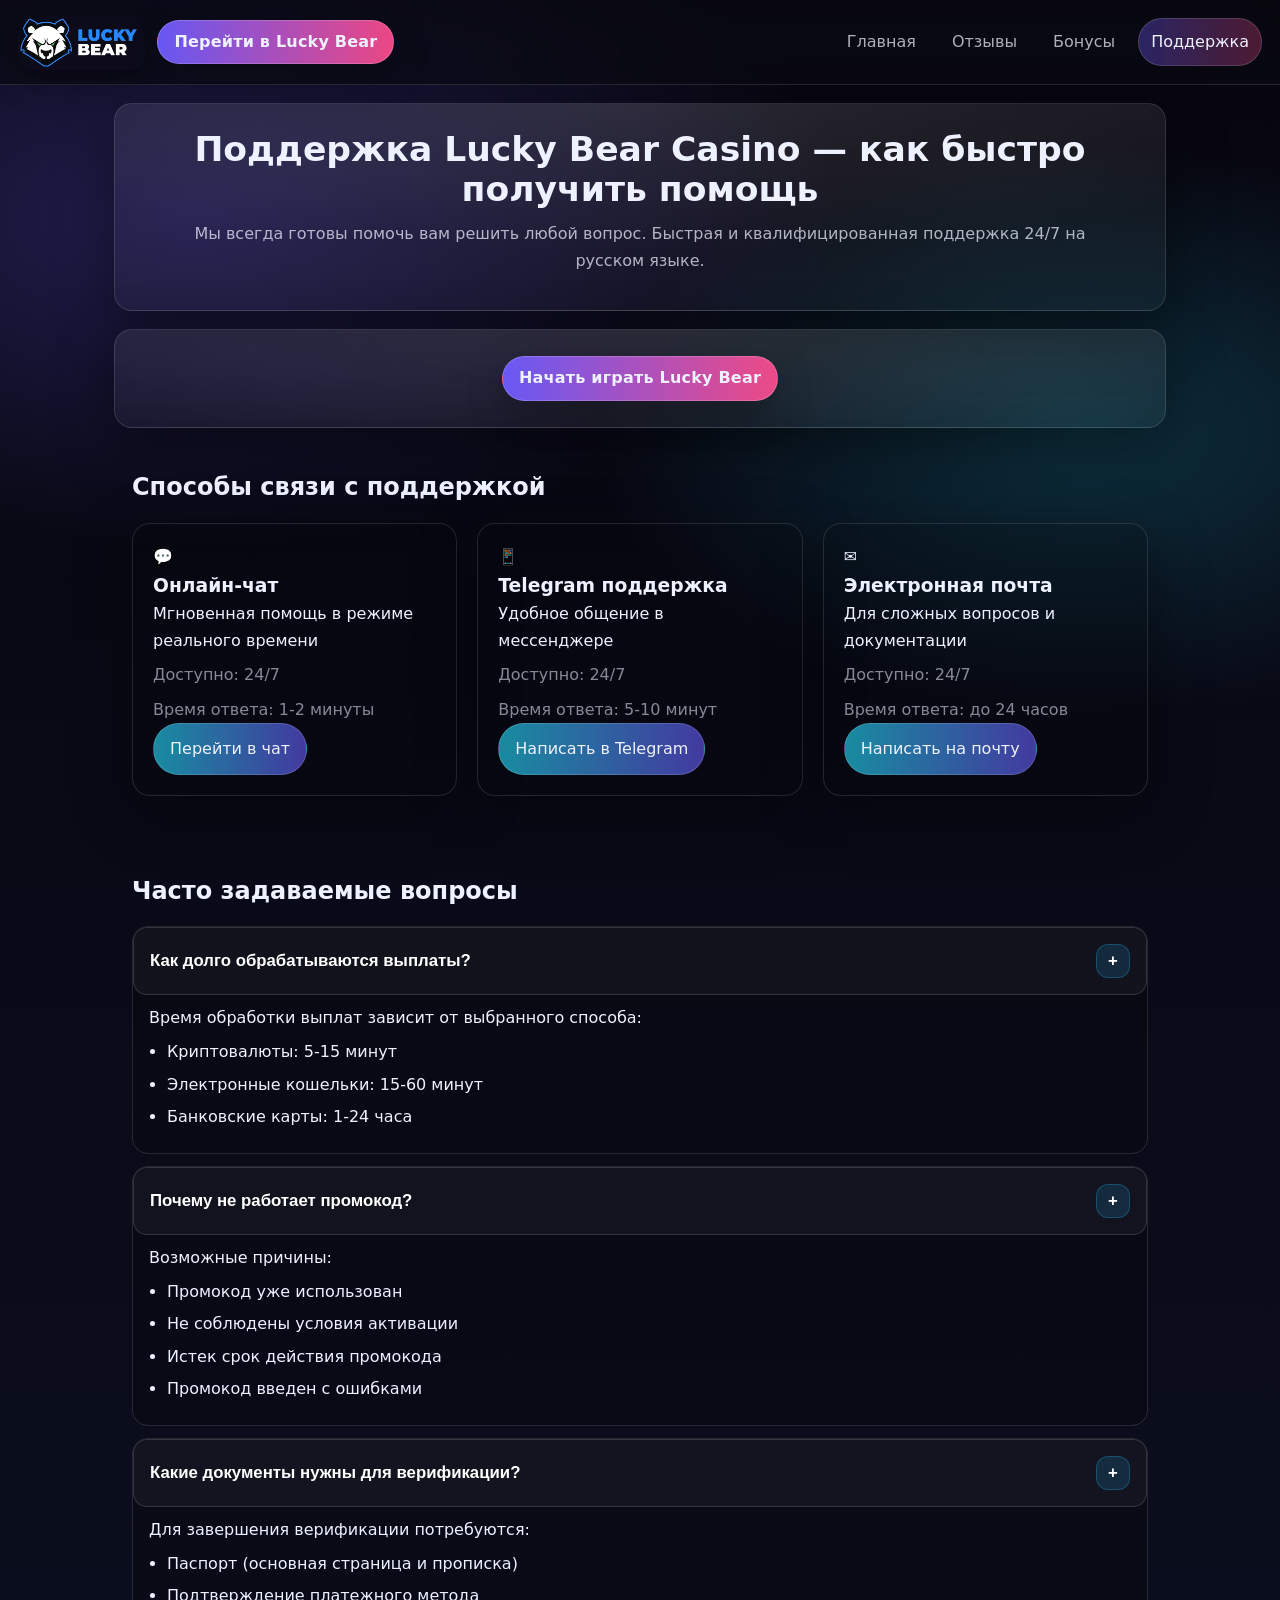
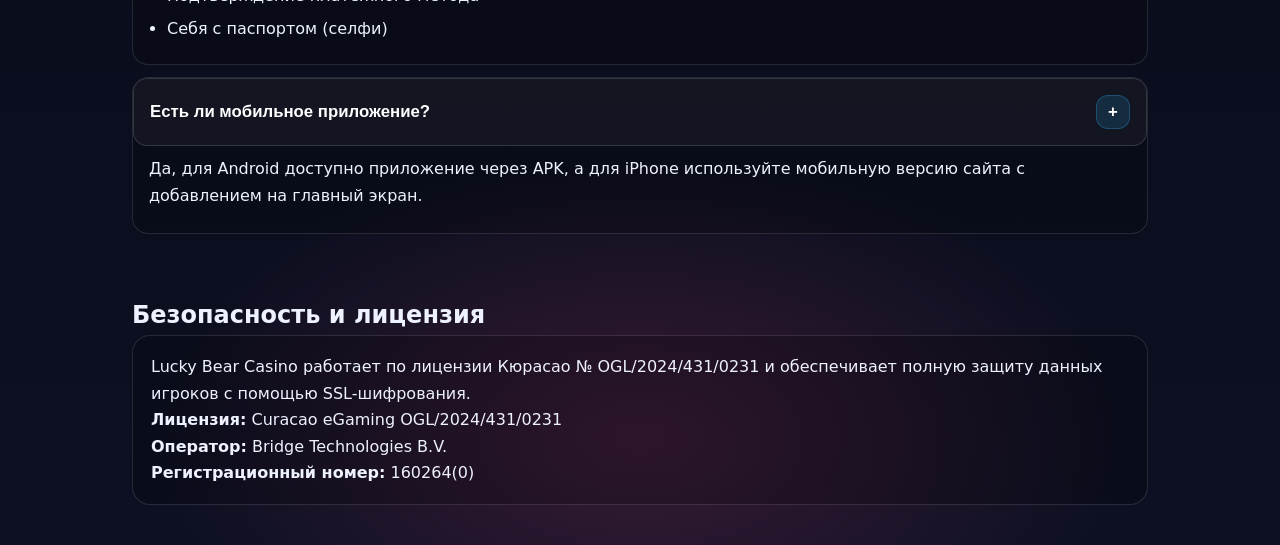
<file: support.html>
<!DOCTYPE html>
<html lang="ru">
<head>
    
    
        <!-- Yandex.Metrika counter -->
<script type="text/javascript">
    (function(m,e,t,r,i,k,a){
        m[i]=m[i]||function(){(m[i].a=m[i].a||[]).push(arguments)};
        m[i].l=1*new Date();
        for (var j = 0; j < document.scripts.length; j++) {if (document.scripts[j].src === r) { return; }}
        k=e.createElement(t),a=e.getElementsByTagName(t)[0],k.async=1,k.src=r,a.parentNode.insertBefore(k,a)
    })(window, document,'script','https://mc.yandex.ru/metrika/tag.js?id=106614661', 'ym');

    ym(106614661, 'init', {ssr:true, webvisor:true, clickmap:true, ecommerce:"dataLayer", accurateTrackBounce:true, trackLinks:true});
</script>
<noscript><div><img src="https://mc.yandex.ru/watch/106614661" style="position:absolute; left:-9999px;" alt="" /></div></noscript>
<!-- /Yandex.Metrika counter -->
    <meta charset="UTF-8">
    <meta name="viewport" content="width=device-width, initial-scale=1.0">
    <title>Поддержка Lucky Bear Casino — помощь и контакты | казино Медведь</title>
    <meta name="description" content="Служба поддержки Lucky Bear Casino: способы связи, время ответа и ответы на частые вопросы. Помогаем с регистрацией, бонусами и выплатами. 18+">
    <link rel="stylesheet" href="styles_v2.css">
</head>
<body>
    <header class="header">
        <div class="logo">
            <img src="images/logo.webp" alt="Lucky Bear Casino - поддержка">
            <a href="https://t.me/luckybearcaz" class="btn btn-register">Перейти в Lucky Bear</a>
            
            
        </div>
        <nav>
            <a href="index.html">Главная</a>
            <a href="reviews.html">Отзывы</a>
            <a href="bonus-rules.html">Бонусы</a>
            <a href="support.html" class="active">Поддержка</a>
        </nav>
    </header>

    <main>
        <section class="hero">
            <h1 itemprop="headline">Поддержка Lucky Bear Casino — как быстро получить помощь</h1>
            <p>Мы всегда готовы помочь вам решить любой вопрос. Быстрая и квалифицированная поддержка 24/7 на русском языке.</p>

        </section>

<section class="hero">
<a href="https://lbgame777.xyz/87VflB" class="btn btn-register">Начать играть Lucky Bear</a>
</section>
        <section class="support-channels">
            <h2>Способы связи с поддержкой</h2>
            
            <div class="channels-grid">
                <div class="channel-card">
                    <div class="channel-icon">💬</div>
                    <h3>Онлайн-чат</h3>
                    <p>Мгновенная помощь в режиме реального времени</p>
                    <div class="channel-info">
                        <span class="availability">Доступно: 24/7</span>
                        <span class="response-time">Время ответа: 1-2 минуты</span>
                    </div>
                    <a href="https://t.me/luckybearcaz" class="tg-btn">Перейти в чат</a>
                </div>

                <div class="channel-card">
                    <div class="channel-icon">📱</div>
                    <h3>Telegram поддержка</h3>
                    <p>Удобное общение в мессенджере</p>
                    <div class="channel-info">
                        <span class="availability">Доступно: 24/7</span>
                        <span class="response-time">Время ответа: 5-10 минут</span>
                    </div>
                    <a href="https://t.me/luckybearcaz" class="tg-btn">Написать в Telegram</a>
                </div>

                <div class="channel-card">
                    <div class="channel-icon">✉️</div>
                    <h3>Электронная почта</h3>
                    <p>Для сложных вопросов и документации</p>
                    <div class="channel-info">
                        <span class="availability">Доступно: 24/7</span>
                        <span class="response-time">Время ответа: до 24 часов</span>
                    </div>
                    <a href="https://t.me/luckybearcaz" class="email-btn">Написать на почту</a>
                </div>
            </div>
        </section>

        <section class="faq-section">
            <h2>Часто задаваемые вопросы</h2>
            
            <div class="faq-list">
                <div class="faq-item">
                    <button class="faq-question">Как долго обрабатываются выплаты? <span>+</span></button>
                    <div class="faq-answer">
                        <p>Время обработки выплат зависит от выбранного способа:</p>
                        <ul>
                            <li>Криптовалюты: 5-15 минут</li>
                            <li>Электронные кошельки: 15-60 минут</li>
                            <li>Банковские карты: 1-24 часа</li>
                        </ul>
                    </div>
                </div>

                <div class="faq-item">
                    <button class="faq-question">Почему не работает промокод? <span>+</span></button>
                    <div class="faq-answer">
                        <p>Возможные причины:</p>
                        <ul>
                            <li>Промокод уже использован</li>
                            <li>Не соблюдены условия активации</li>
                            <li>Истек срок действия промокода</li>
                            <li>Промокод введен с ошибками</li>
                        </ul>
                    </div>
                </div>

                <div class="faq-item">
                    <button class="faq-question">Какие документы нужны для верификации? <span>+</span></button>
                    <div class="faq-answer">
                        <p>Для завершения верификации потребуются:</p>
                        <ul>
                            <li>Паспорт (основная страница и прописка)</li>
                            <li>Подтверждение платежного метода</li>
                            <li>Себя с паспортом (селфи)</li>
                        </ul>
                    </div>
                </div>

                <div class="faq-item">
                    <button class="faq-question">Есть ли мобильное приложение? <span>+</span></button>
                    <div class="faq-answer">
                        <p>Да, для Android доступно приложение через APK, а для iPhone используйте мобильную версию сайта с добавлением на главный экран.</p>
                    </div>
                </div>
            </div>
        </section>

        <section class="security-info">
            <h2>Безопасность и лицензия</h2>
            <div class="security-content">
                <p>Lucky Bear Casino работает по лицензии Кюрасао № OGL/2024/431/0231 и обеспечивает полную защиту данных игроков с помощью SSL-шифрования.</p>
                <div class="license-info">
                    <strong>Лицензия:</strong> Curacao eGaming OGL/2024/431/0231<br>
                    <strong>Оператор:</strong> Bridge Technologies B.V.<br>
                    <strong>Регистрационный номер:</strong> 160264(0)
                </div>
            </div>
        </section>
    </main>

    <script>
        // Аккордеон для FAQ
        const faqQuestions = document.querySelectorAll('.faq-question');
        
        faqQuestions.forEach(question => {
            question.addEventListener('click', () => {
                const answer = question.nextElementSibling;
                const isActive = answer.style.display === 'block';
                
                // Закрываем все ответы
                document.querySelectorAll('.faq-answer').forEach(ans => {
                    ans.style.display = 'none';
                });
                
                // Открываем/закрываем текущий
                answer.style.display = isActive ? 'none' : 'block';
                question.querySelector('span').textContent = isActive ? '+' : '-';
            });
        });
    </script>
</body>
</html>
</file>
<file: styles_v2.css>
/* ============ Lucky Bear Theme v2 (visual redesign, same HTML/classes) ============ */
:root{
  --bg-0: #07060f;
  --bg-1: #0c1022;
  --card: rgba(255,255,255,.06);
  --card-2: rgba(255,255,255,.08);
  --text: #eef1ff;
  --muted: rgba(238,241,255,.72);
  --border: rgba(255,255,255,.12);
  --accent: #ff4d8d;
  --accent-2:#6c5cff;
  --accent-3:#22d3ee;
  --shadow: 0 18px 60px rgba(0,0,0,.45);
  --radius: 18px;
  --radius-sm: 12px;
  --container: 1080px;
}

*{ margin:0; padding:0; box-sizing:border-box; }
html{ scroll-behavior:smooth; }
body{
  font-family: system-ui, -apple-system, Segoe UI, Roboto, Arial, sans-serif;
  background:
    radial-gradient(1200px 600px at 15% 10%, rgba(108,92,255,.26), transparent 55%),
    radial-gradient(900px 520px at 85% 20%, rgba(34,211,238,.20), transparent 55%),
    radial-gradient(900px 520px at 50% 95%, rgba(255,77,141,.18), transparent 55%),
    linear-gradient(180deg, var(--bg-0), var(--bg-1));
  color: var(--text);
  line-height: 1.65;
}

img{ max-width:100%; height:auto; display:block; }

/* Layout helpers (no HTML change required) */
main{
  max-width: var(--container);
  margin: 0 auto;
}
.hero, .glass-block, .table-section, .testimonial-slider, .support-channels, .faq-section, .security-info, .bonus-rules{
  width: 100%;
}

/* Header */
.header{
  position: sticky;
  top: 0;
  z-index: 50;
  display:flex;
  justify-content:space-between;
  align-items:center;
  gap: 14px;
  padding: 14px 18px;
  background: rgba(10, 10, 18, .65);
  backdrop-filter: blur(14px);
  border-bottom: 1px solid var(--border);
}
.logo{
  display:flex;
  align-items:center;
  gap: 12px;
}
.logo img{
  width: 46px;
  height: 46px;
  border-radius: 14px;
  box-shadow: 0 10px 30px rgba(0,0,0,.35);
}

/* Nav */
nav{
  display:flex;
  gap: 10px;
  flex-wrap: wrap;
  align-items:center;
}
nav a{
  color: var(--muted);
  text-decoration:none;
  padding: 10px 12px;
  border-radius: 999px;
  border: 1px solid transparent;
  transition: transform .15s ease, background .15s ease, border-color .15s ease, color .15s ease;
}
nav a:hover{
  background: rgba(255,255,255,.06);
  border-color: rgba(255,255,255,.10);
  transform: translateY(-1px);
  color: var(--text);
}
nav a.active{
  color: var(--text);
  background: linear-gradient(90deg, rgba(108,92,255,.35), rgba(255,77,141,.28));
  border-color: rgba(255,255,255,.14);
}

/* Buttons */
.btn{
  display:inline-flex;
  align-items:center;
  justify-content:center;
  gap: 10px;
  padding: 12px 16px;
  border-radius: 999px;
  text-decoration:none;
  color: var(--text);
  font-weight: 700;
  letter-spacing: .2px;
  border: 1px solid rgba(255,255,255,.14);
  background: rgba(255,255,255,.06);
  box-shadow: 0 12px 36px rgba(0,0,0,.25);
  transition: transform .15s ease, box-shadow .15s ease, background .15s ease, border-color .15s ease;
}
.btn:hover{
  transform: translateY(-2px);
  background: rgba(255,255,255,.10);
  border-color: rgba(255,255,255,.22);
  box-shadow: 0 16px 42px rgba(0,0,0,.35);
}
.btn-register{
  background: linear-gradient(90deg, rgba(108,92,255,.95), rgba(255,77,141,.92));
  border-color: rgba(255,255,255,.18);
}
.btn-register:hover{
  background: linear-gradient(90deg, rgba(108,92,255,1), rgba(255,77,141,1));
}

/* Hero */
.hero{
  margin: 18px auto;
  padding: 26px 18px;
  border-radius: var(--radius);
  background:
    radial-gradient(1200px 250px at 50% 0%, rgba(255,255,255,.08), transparent 60%),
    linear-gradient(180deg, rgba(255,255,255,.06), rgba(255,255,255,.03));
  border: 1px solid var(--border);
  box-shadow: var(--shadow);
  text-align: center;
}
.hero h1{
  font-size: clamp(24px, 2.7vw, 38px);
  line-height: 1.15;
  margin-bottom: 12px;
}
.hero p{
  color: var(--muted);
  max-width: 820px;
  margin: 0 auto 14px;
}
.hero img{
  margin: 16px auto 0;
  border-radius: var(--radius);
  border: 1px solid rgba(255,255,255,.14);
  box-shadow: 0 18px 60px rgba(0,0,0,.35);
}

/* “Glass blocks” */
.glass-block{
  margin: 18px auto;
  padding: 24px 18px;
  border-radius: var(--radius);
  background: var(--card);
  border: 1px solid var(--border);
  box-shadow: var(--shadow);
}
.glass-block h2{
  font-size: clamp(18px, 2.1vw, 26px);
  margin-bottom: 12px;
  padding-bottom: 10px;
  border-bottom: 1px solid rgba(255,255,255,.10);
}
.glass-block p{ color: var(--muted); }
.glass-block ul, .glass-block ol{ max-width: 900px; margin: 10px auto 0; text-align:left; }
.glass-block li{ margin: 10px 0; color: var(--muted); }

/* Tables section */
.table-section{
  margin: 18px auto;
  padding: 24px 18px;
  border-radius: var(--radius);
  background: var(--card-2);
  border: 1px solid var(--border);
  box-shadow: var(--shadow);
}
.table-section h2{
  text-align:center;
  margin-bottom: 12px;
}
table{
  width:100%;
  border-collapse: separate;
  border-spacing: 0;
  overflow: hidden;
  border-radius: var(--radius-sm);
  border: 1px solid rgba(255,255,255,.12);
  background: rgba(0,0,0,.18);
}
th, td{
  padding: 14px 14px;
  text-align:left;
  border-bottom: 1px solid rgba(255,255,255,.10);
}
th{
  background: linear-gradient(90deg, rgba(108,92,255,.45), rgba(34,211,238,.28));
  color: var(--text);
}
tr:nth-child(even) td{ background: rgba(255,255,255,.03); }
tr:hover td{ background: rgba(255,255,255,.06); }

/* Lists styled like cards */
.slot-list, .payment-methods{ list-style:none; padding:0; margin: 14px auto 0; max-width: 920px; }
.slot-list li, .payment-methods > li{
  background: rgba(0,0,0,.18);
  border: 1px solid rgba(255,255,255,.12);
  border-radius: var(--radius-sm);
  padding: 14px;
  margin-bottom: 10px;
}
.slot-list strong, .payment-methods strong{
  color: #ffd1e1;
}

/* Promo */
.promo-container{
  background: rgba(255,255,255,.06) !important;
  border: 1px solid rgba(255,255,255,.16) !important;
  border-radius: 999px !important;
  padding: 10px 14px !important;
}
.promo-code{
  color: #ffe07a !important;
  font-size: 1.1rem;
}
.copy-btn{
  border-radius: 999px !important;
}

/* Reviews slider */
.testimonial-slider{ margin: 18px auto; padding: 18px; }
.review-card{
  background: rgba(0,0,0,.18);
  border: 1px solid rgba(255,255,255,.12);
  border-radius: var(--radius);
  padding: 18px;
  box-shadow: var(--shadow);
}
.reviewer-info img{
  border-radius: 999px;
  border: 2px solid rgba(255,255,255,.14);
}
.rating{ color: #ffd700; }
.review-meta{ color: rgba(238,241,255,.65); }

/* Slider controls */
.slider-controls button{
  background: rgba(255,255,255,.10);
  border: 1px solid rgba(255,255,255,.14);
  border-radius: 999px;
  padding: 10px 14px;
}

/* Stats */
.stats-grid{
  display:grid;
  grid-template-columns: repeat(auto-fit, minmax(200px, 1fr));
  gap: 14px;
  margin-top: 14px;
}
.stat-item{
  background: rgba(0,0,0,.18);
  border: 1px solid rgba(255,255,255,.12);
  border-radius: var(--radius);
  padding: 16px;
  box-shadow: var(--shadow);
}
.stat-number{ color: #b7b0ff; }

/* Bonus rules */
.rules-grid{
  display:grid;
  grid-template-columns: repeat(auto-fit, minmax(260px, 1fr));
  gap: 14px;
  margin: 14px 0;
}
.rule-category, .wagering-info, .important-notes, .security-content{
  background: rgba(0,0,0,.18);
  border: 1px solid rgba(255,255,255,.12);
  border-radius: var(--radius);
  padding: 18px;
}
.rule-category h3{ color: #b7b0ff; }
.example{
  background: rgba(255,255,255,.06);
  border: 1px solid rgba(255,255,255,.10);
  border-radius: var(--radius-sm);
  padding: 12px;
  margin-top: 10px;
}

/* Support */
.channels-grid{
  display:grid;
  grid-template-columns: repeat(auto-fit, minmax(260px, 1fr));
  gap: 14px;
  margin: 14px 0;
}
.channel-card{
  background: rgba(0,0,0,.18);
  border: 1px solid rgba(255,255,255,.12);
  border-radius: var(--radius);
  padding: 18px;
  box-shadow: var(--shadow);
}
.channel-card:hover{ transform: translateY(-3px); }
.availability, .response-time{ color: rgba(238,241,255,.65); }
.chat-btn, .tg-btn, .email-btn{
  display:inline-flex;
  align-items:center;
  justify-content:center;
  padding: 12px 16px;
  border-radius: 999px;
  border: 1px solid rgba(255,255,255,.14);
  background: linear-gradient(90deg, rgba(34,211,238,.65), rgba(108,92,255,.60));
  color: var(--text);
  text-decoration:none;
}

/* FAQ */
.faq-item{
  background: rgba(0,0,0,.18);
  border: 1px solid rgba(255,255,255,.12);
  border-radius: var(--radius);
}
.faq-question{
  font-weight: 700;
}

/* Footer */
.footer{
  max-width: var(--container);
  margin: 26px auto 32px;
  padding: 22px 18px;
  border-radius: var(--radius);
  background: rgba(10, 10, 18, .55);
  border: 1px solid var(--border);
  text-align:center;
}
.footer p{ color: rgba(238,241,255,.7); margin-bottom: 10px; }
.footer nav{ justify-content:center; }

/* Back-to-top */
#back-to-top{
  position: fixed;
  bottom: 18px;
  right: 18px;
  display: none;
  width: 46px;
  height: 46px;
  border-radius: 999px;
}

/* Responsive */
@media (max-width: 768px){
  .header{ flex-direction: column; align-items: stretch; }
  nav{ justify-content:center; }
  .btn{ width: 100%; }
  main{ padding: 0 10px; }
}

/* =================== LAYOUT POLISH v2 (NO SEO/LINK CHANGES) =================== */

/* Container / spacing */
main{
  max-width: var(--container, 1080px);
  margin: 0 auto;
  padding: 0 14px;
}
.hero, .glass-block, .table-section, .support-channels, .faq-section, .stats-section,
.testimonial-slider, .bonus-rules, .security-info{
  margin: 18px auto !important;
}
.hero{ padding: 26px 18px !important; }
.glass-block, .table-section, .support-channels, .faq-section, .bonus-rules, .security-info{
  padding: 22px 18px !important;
}
.hero p, .glass-block p, .table-section p{
  margin: 10px auto;
  max-width: 920px;
}

/* Header/logo: prevent squish */
.header{ gap: 12px; }
.logo{
  display:flex;
  align-items:center;
  gap: 12px;
  flex-wrap: wrap;
}
.logo img{
  width: auto !important;
  height: auto !important;
  max-height: 56px !important;
  max-width: 220px !important;
  object-fit: contain !important;
}

/* Buttons: keep one-line on desktop, allow wrap on small screens */
.btn{
  line-height: 1.15;
  max-width: 100%;
}
@media (min-width: 520px){
  .btn{ white-space: nowrap; }
}
@media (max-width: 519px){
  .btn{ white-space: normal; }
}

/* Bonus rules grid: equal heights + nicer list spacing */
.rules-grid{
  gap: 16px !important;
}
.rule-category, .wagering-info, .important-notes, .security-content{
  height: 100%;
}
.rule-category ul{ margin-top: 10px; padding-left: 18px; }
.rule-category li{ margin: 8px 0; }

/* Tables: never break layout */
table{
  display:block;
  width:100%;
  overflow-x:auto;
  -webkit-overflow-scrolling: touch;
}
th, td{ white-space: nowrap; }
@media (max-width: 768px){
  th, td{ white-space: normal; }
}

/* Support page: cards/grid */
.channels-grid{
  display:grid !important;
  grid-template-columns: repeat(auto-fit, minmax(260px, 1fr)) !important;
  gap: 16px !important;
  margin-top: 16px !important;
}
.channel-card{
  padding: 18px !important;
}
.channel-info h3{ margin: 0 0 8px 0; }
.availability, .response-time{
  display:block;
  margin-top: 8px;
  opacity: .85;
}

/* FAQ: clean accordion look */
.faq-list{
  display:flex;
  flex-direction: column;
  gap: 12px;
  margin-top: 14px;
}
.faq-item{ border-radius: 16px !important; }
.faq-question{
  padding: 16px 16px !important;
  font-size: 1.05rem !important;
  line-height: 1.3;
  gap: 12px;
}
.faq-question span{
  display:inline-flex;
  align-items:center;
  justify-content:center;
  width: 28px;
  height: 28px;
  border-radius: 10px;
  background: rgba(255,255,255,.06);
  border: 1px solid rgba(255,255,255,.14);
  flex: 0 0 auto;
}
.faq-answer{
  padding: 0 16px 16px !important;
}
.faq-answer p{ margin: 10px 0 8px; }
.faq-answer ul{ margin-top: 8px; padding-left: 18px; }
.faq-answer li{ margin: 6px 0; }

/* Reviews slider: ADD missing layout styles to avoid overlap */
.testimonial-slider{ padding: 0 0 6px; }
.slider-container{
  position: relative;
  max-width: 980px;
  margin: 0 auto;
}
.slide{ display: none; }
.slide.active{ display: block; }
.review-card{ width: 100%; }
.reviewer-info{
  display:flex;
  align-items:center;
  gap: 12px;
  flex-wrap: wrap;
}
/* Hide avatars as requested */
.reviewer-info img{ display:none !important; }

/* Slider controls: centered and consistent */
.slider-controls{
  display:flex;
  justify-content:center;
  gap: 12px;
  margin-top: 14px;
}
.prev-btn, .next-btn{
  border-radius: 12px !important;
}

/* Mobile: breathing room and header layout */
@media (max-width: 768px){
  main{ padding: 0 10px; }
  .header{ flex-direction: column; align-items: stretch; }
  nav{ justify-content:center; flex-wrap: wrap; }
  .hero{ padding: 20px 14px !important; }
}

/* =================== PATCH v4 (support/faq/reviews only; NO SEO/LINK CHANGES) =================== */

/* Support cards: perfect alignment */
.channels-grid{
  display:grid !important;
  grid-template-columns: repeat(auto-fit, minmax(300px, 1fr)) !important;
  gap: 20px !important;
  align-items: stretch !important;
}
.channel-card{
  display:flex !important;
  flex-direction:column !important;
  height:100% !important;
  padding: 20px !important;
}
.channel-card .channel-info{ flex:1 1 auto !important; }
.channel-card a{
  margin-top:auto !important;
  align-self:flex-start !important;
}

/* FAQ: remove white button look, make it match dark/glass */
.faq-question{
  width:100% !important;
  background: rgba(255,255,255,.045) !important;
  border: 1px solid rgba(255,255,255,.14) !important;
  color:#fff !important;
  border-radius: 14px !important;
  padding: 16px 16px !important;
  text-align:left !important;
  display:flex !important;
  justify-content:space-between !important;
  align-items:center !important;
  gap: 14px !important;
}
.faq-question:hover{
  background: rgba(255,255,255,.065) !important;
}
.faq-question span{
  background: rgba(39,167,231,.16) !important;
  border: 1px solid rgba(39,167,231,.30) !important;
  color:#fff !important;
  width: 34px !important;
  height: 34px !important;
  border-radius: 12px !important;
  display:inline-flex !important;
  align-items:center !important;
  justify-content:center !important;
  flex:0 0 auto !important;
}
.faq-answer{
  padding: 0 16px 16px !important;
}
.faq-item{ overflow:hidden !important; }

/* Reviews: stack all reviews vertically, prevent overlap */
.slider-container{
  max-width: 980px !important;
  margin: 0 auto !important;
  display:flex !important;
  flex-direction:column !important;
  gap: 18px !important;
}
.slide{ display:block !important; }
.slide.active{ display:block !important; }
.review-card{ width:100% !important; }
.reviewer-info img{ display:none !important; }

/* Buttons on reviews: keep for look but disable clicks */
.slider-controls button{
  pointer-events:none !important;
  opacity:.55 !important;
}

/* Mobile */
@media (max-width: 768px){
  .channels-grid{ grid-template-columns: 1fr !important; }
}
</file>
